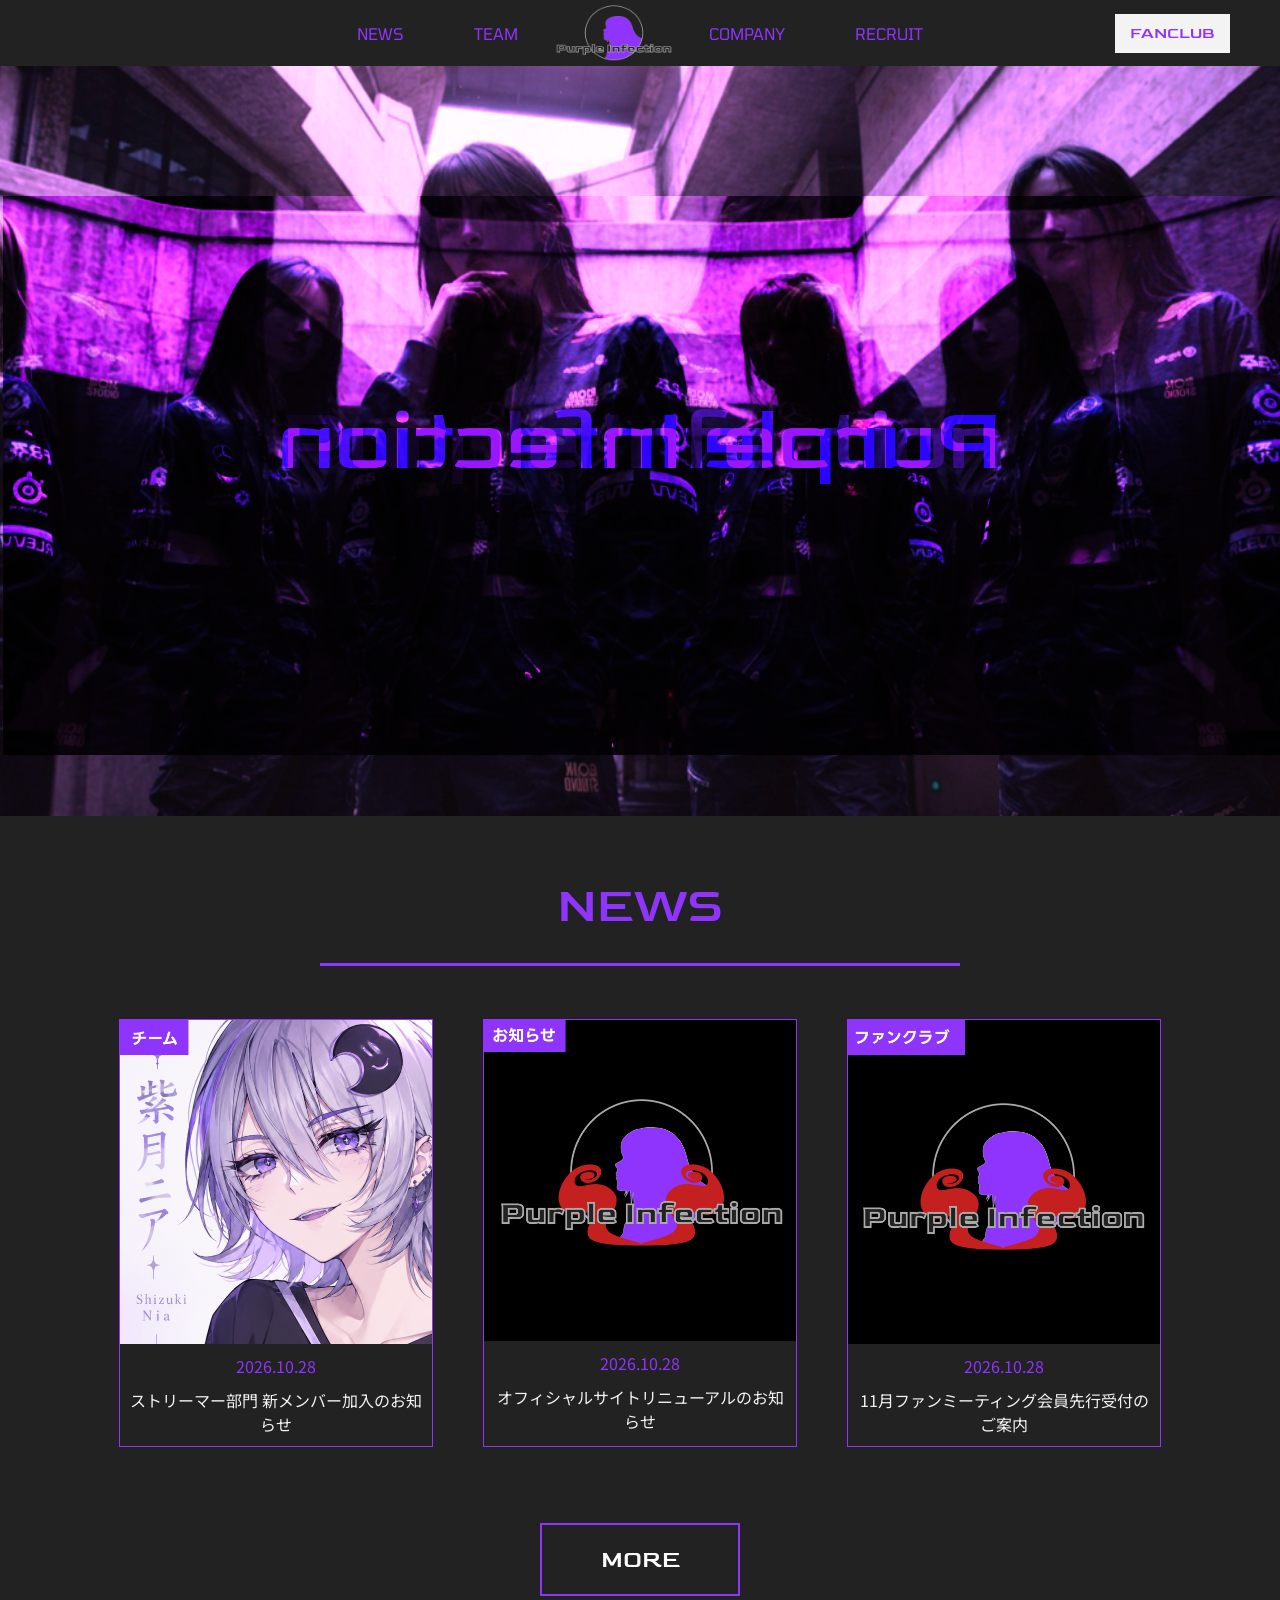
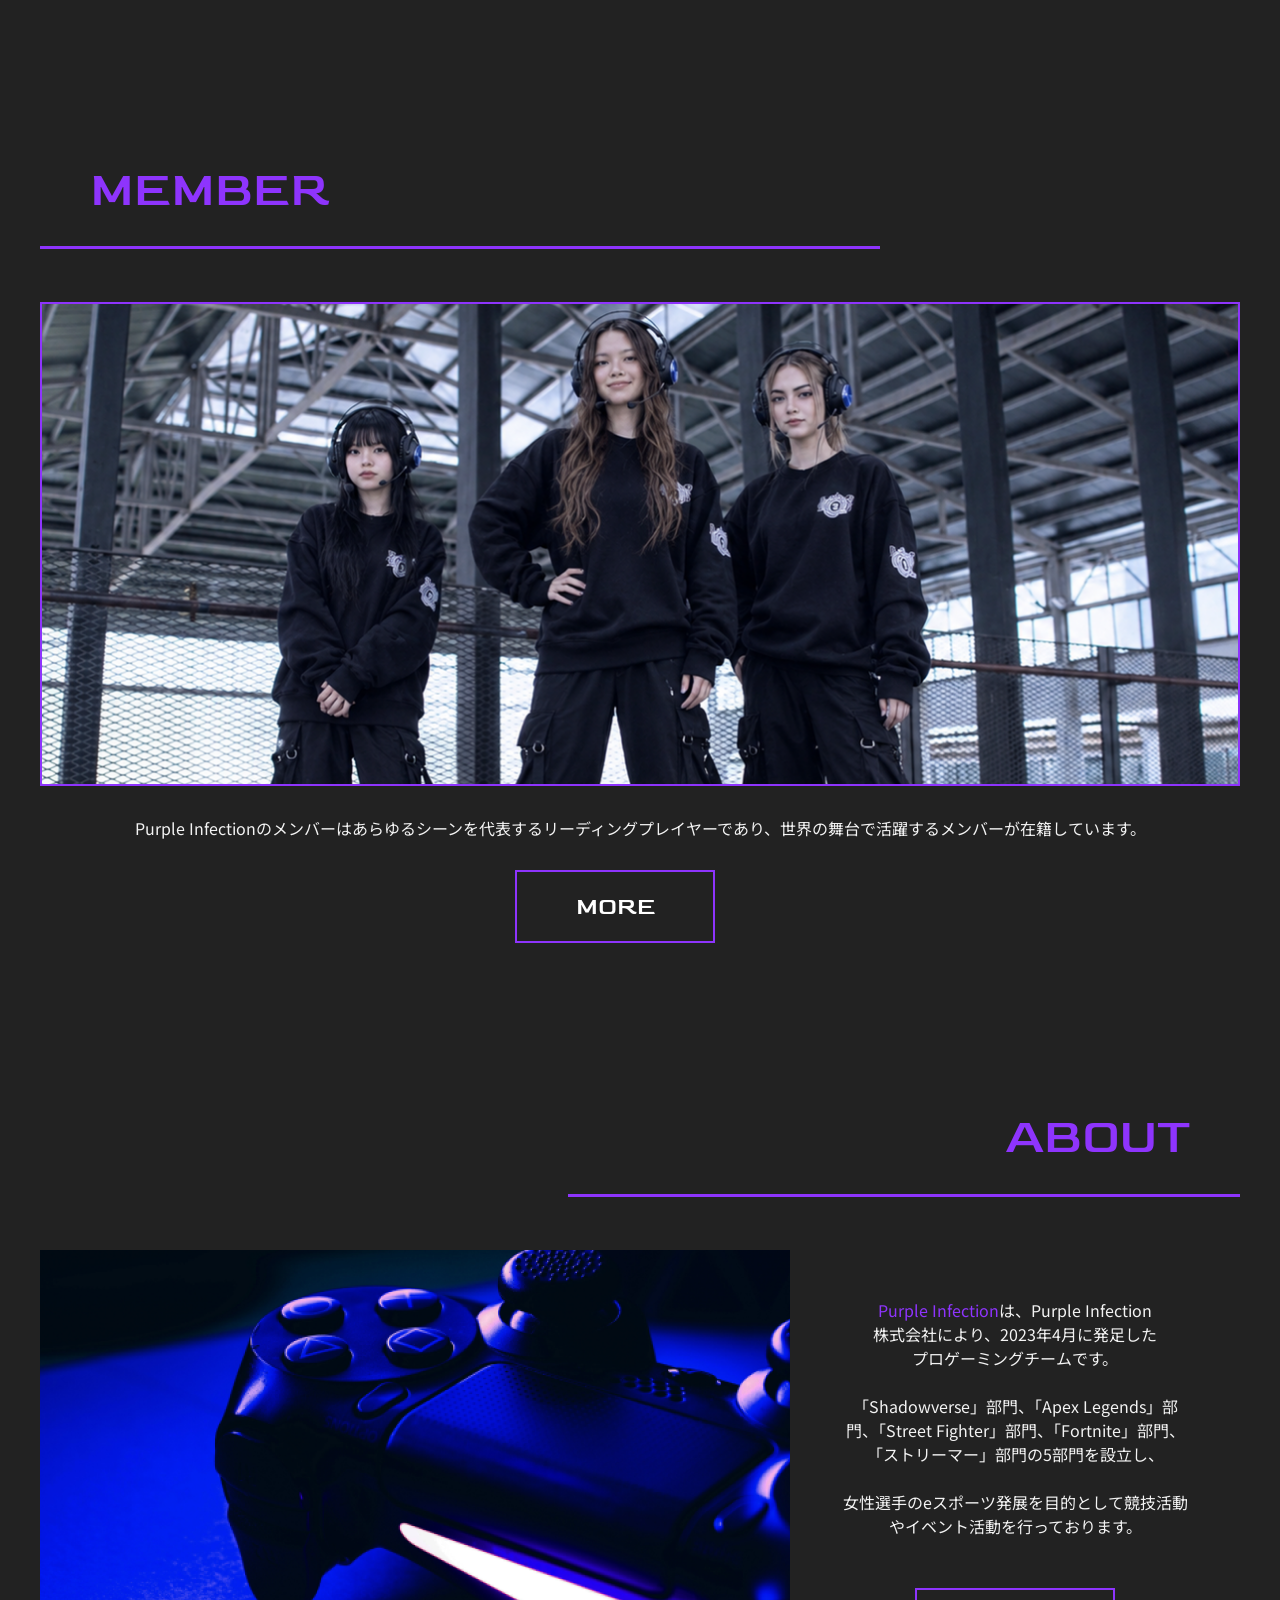
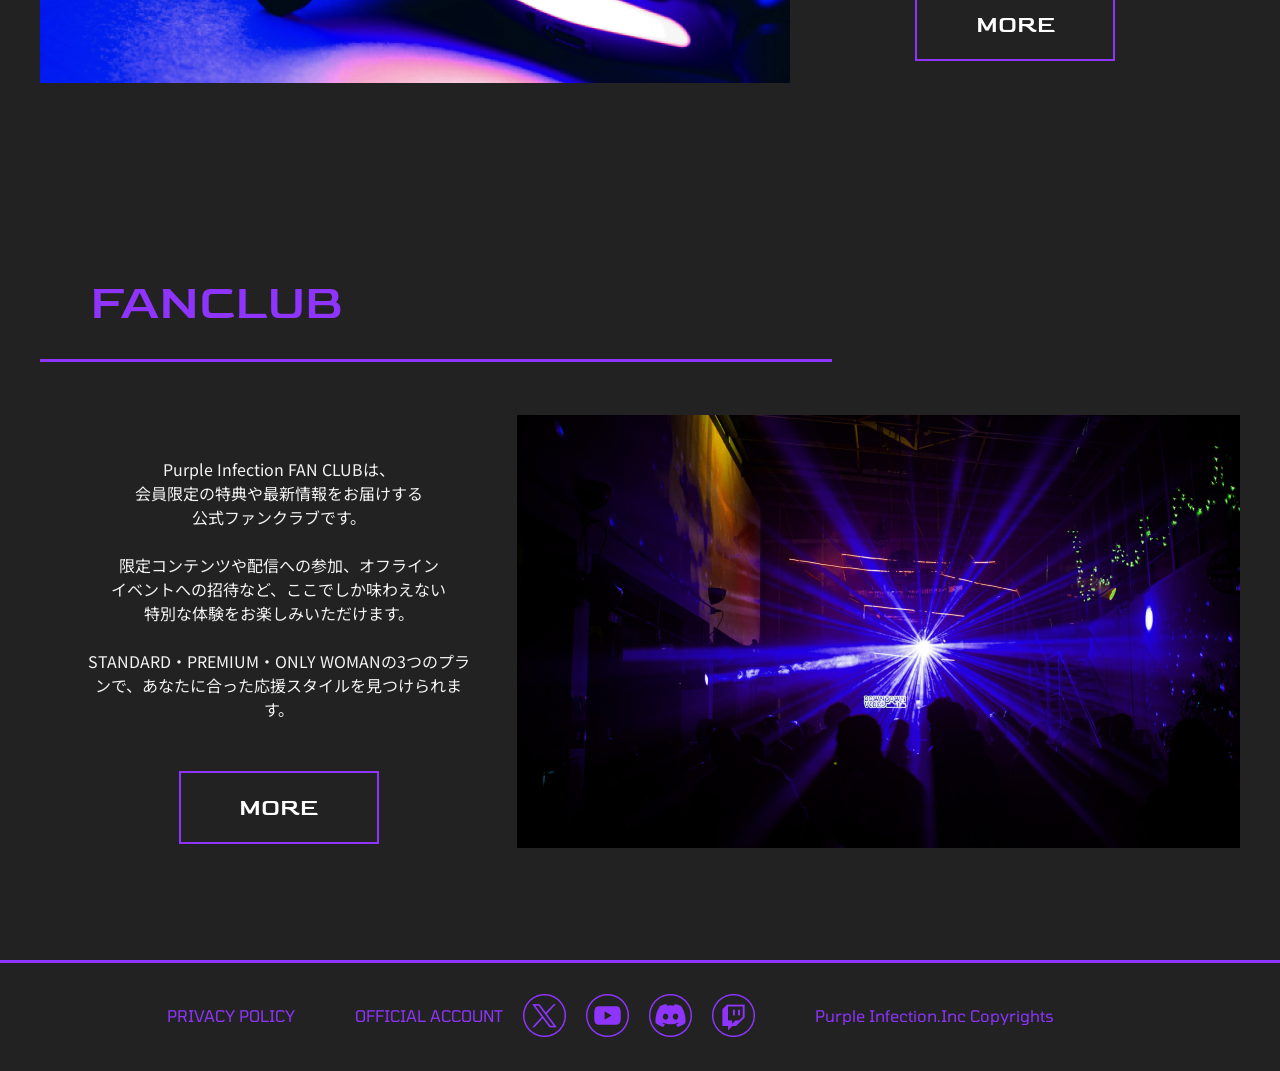
<file: index.html>
<!DOCTYPE HTML>
<html lang="ja">
<head>
<meta charset="utf-8">
<title>タイトル</title>
<link href="css/reset.css" rel="stylesheet">
<link href="css/style.css" rel="stylesheet">
<meta name="viewport" content="width=device-width, initial-scale=1">
<link rel="preconnect" href="https://fonts.googleapis.com">
<link rel="preconnect" href="https://fonts.gstatic.com" crossorigin>
<link href="https://fonts.googleapis.com/css2?family=Goldman:wght@400;700&family=LINE+Seed+JP&family=Noto+Sans+JP:wght@100..900&family=Tomorrow:ital,wght@0,100;0,200;0,300;0,400;0,500;0,600;0,700;0,800;0,900;1,100;1,200;1,300;1,400;1,500;1,600;1,700;1,800;1,900&display=swap" rel="stylesheet">

<!--jQuery本体-->
<script src="https://code.jquery.com/jquery-3.6.0.min.js" integrity="sha256-/xUj+3OJU5yExlq6GSYGSHk7tPXikynS7ogEvDej/m4=" crossorigin="anonymous"></script>

<!-- 必ず上のjQueryライブラリを読み込んでから -->
<script src="js/mgGlitch-sample/mgGlitch.min.js"></script>
<!-- 公式サイト -->
<!-- https://github.com/hmongouachon/mgGlitch -->

</head>

<body>
    <header class="header">
    <nav class="mega-menu-container">
        <ul class="nav-list">
            <li class="nav-item">
                <a href="#" class="nav-link">NEWS</a>
                <div class="mega-menu fade">
                    <div class="mega-menu-content">
                        <div class="mega-menu-section">
                            <ul>
                                <li><a href="./news_top/index.html">NEWS</a></li>
                            </ul>
                        </div>
                        <div class="mega-menu-section">
                            <ul>
                                <li><a href="./about/index.html">ABOUT</a></li>
                                <li><a href="./member/index.html">MEMBER</a></li>
                            </ul>
                        </div>
                        <div class="mega-menu-section">
                            <ul>
                                <li><a href="./company/index.html">COMPANY</a></li>
                                <li><a href="#">CONTACT</a></li>
                                <li><a href="./privacy/index.html">PRIVACY POLICY</a></li>
                            </ul>
                        </div>
                        <div class="mega-menu-section">
                            <ul>
                                <li><a href="./recruit/index.html">RECRUIT</a></li>
                            </ul>
                        </div>
                    </div>
                </div>
            </li>
            <li class="nav-item">
                <a href="./member/index.html" class="nav-link">TEAM</a>
                <div class="mega-menu fade">
                    <div class="mega-menu-content">
                        <div class="mega-menu-section">
                            <ul>
                                <li><a href="./news_top/index.html">NEWS</a></li>
                            </ul>
                        </div>
                        <div class="mega-menu-section">
                            <ul>
                                <li><a href="./about/index.html">ABOUT</a></li>
                                <li><a href="./member/index.html">MEMBER</a></li>
                            </ul>
                        </div>
                        <div class="mega-menu-section">
                            <ul>
                                <li><a href="./company/index.html">COMPANY</a></li>
                                <li><a href="#">CONTACT</a></li>
                                <li><a href="./privacy/index.html">PRIVACY POLICY</a></li>
                            </ul>
                        </div>
                        <div class="mega-menu-section">
                            <ul>
                                <li><a href="./recruit/index.html">RECRUIT</a></li>
                            </ul>
                        </div>
                    </div>
                </div>
            </li>

            <div class="logo-area">
                <a href="./index.html" class="logo-btn"><img src="./img/logo1.png" class="logo" width="121" height="64"></a>
            </div>

            <li class="nav-item" >
                <a href="#" class="nav-link">COMPANY</a>
                <div class="mega-menu fade">
                    <div class="mega-menu-content">
                        <div class="mega-menu-section">
                            <ul>
                                <li><a href="./news_top/index.html">NEWS</a></li>
                            </ul>
                        </div>
                        <div class="mega-menu-section">
                            <ul>
                                <li><a href="./about/index.html">ABOUT</a></li>
                                <li><a href="./member/index.html">MEMBER</a></li>
                            </ul>
                        </div>
                        <div class="mega-menu-section">
                            <ul>
                                <li><a href="./company/index.html">COMPANY</a></li>
                                <li><a href="#">CONTACT</a></li>
                                <li><a href="./privacy/index.html">PRIVACY POLICY</a></li>
                            </ul>
                        </div>
                        <div class="mega-menu-section">
                            <ul>
                                <li><a href="./recruit/index.html">RECRUIT</a></li>
                            </ul>
                        </div>
                    </div>
                </div>
            </li>
            <li class="nav-item">
                <a href="#" class="nav-link">RECRUIT</a>
                <div class="mega-menu fade">
                    <div class="mega-menu-content">
                        <div class="mega-menu-section">
                            <ul>
                                <li><a href="./news_top/index.html">NEWS</a></li>
                            </ul>
                        </div>
                        <div class="mega-menu-section">
                            <ul>
                                <li><a href="./about/index.html">ABOUT</a></li>
                                <li><a href="./member/index.html">MEMBER</a></li>
                            </ul>
                        </div>
                        <div class="mega-menu-section">
                            <ul>
                                <li><a href="./company/index.html">COMPANY</a></li>
                                <li><a href="#">CONTACT</a></li>
                                <li><a href="./privacy/index.html">PRIVACY POLICY</a></li>
                            </ul>
                        </div>
                        <div class="mega-menu-section">
                            <ul>
                                <li><a href="./recruit/index.html">RECRUIT</a></li>
                            </ul>
                        </div>
                    </div>
                </div>
            </li>
            <li class="nav-item-cta">
                <a href="./fanclub/index.html" class="nav-link-cta">FANCLUB</a>
            </li>
        </ul>
    </nav>
    </header> 
    
    <div id="mv">
            <div id="mv-image">
                <h1>Purple Infection</h1>
            </div>
    </div>


    <section class="news_top">
        <div class="container">
        <h2 class="section_header">NEWS</h2>
        <hr class="top_news_line"></hr>

        <div class="news_content">
            <div class="news_flame">
                <div class="news_icon">
                    <div class="image-container">
                        <div class="box">
                            <img src="./img/top-news1.png" alt="" width="312" height="322" >
                        </div>
                    </div>
                </div>
                <div class="news_text_area">
                    <p class="release">2026.10.28</p>
                    <p>ストリーマー部門 新メンバー加入のお知らせ</p>
                </div>
            </div>
            <div class="news_flame">
                <div class="news_icon">
                    <div class="image-container">
                        <div class="box">
                            <img src="./img/top-news2.png" alt="" width="312" height="322" > 
                        </div> 
                    </div>                  
                </div>
                <div class="news_text_area">
                    <p class="release">2026.10.28</p>
                    <p>オフィシャルサイトリニューアルのお知らせ</p>
                </div>
            </div>
            <div class="news_flame">
                <div class="news_icon">
                    <div class="image-container">
                        <div class="box">
                            <img src="./img/top-news3.png" alt="" width="312" height="322" > 
                        </div>   
                    </div>                
                </div>
                <div class="news_text_area">
                    <p class="release">2026.10.28</p>
                    <p>11月ファンミーティング会員先行受付のご案内</p>
                </div>
            </div>
        </div>

        <div class="btn_area">
            <a href="./news_top/index.html" class="explore_btn"><span class="explore_text">MORE</span></a>
        </div>
        </div>
    </section>


    <section class="member_top">
        <h2 class="section_header">MEMBER</h2>
        <hr class="top_member_line"></hr>

        <div class="member_content">
            <img src="./img/top-member.png" width="1200" height="484">
            <p>Purple Infectionのメンバーはあらゆるシーンを代表するリーディングプレイヤーであり、世界の舞台で活躍するメンバーが在籍しています。</p>
        </div>

        <div class="member_btn">
            <div class="btn_area">
                <a href="./member/index.html" class="explore_btn"><span class="explore_text">MORE</span></a>
            </div>
        </div>
    </section>


    <section class="about_top">
        <h2 class="section_header">ABOUT</h2>
        <hr class="top_about_line"></hr>

        <div class="about_content">
            
            <div class="about_left">
                <img src="./img/top-about.png" width="750" height="433" >
            </div>

            <div class="about_right">
                <p><span>Purple Infection</span>は、Purple Infection<br>株式会社により、2023年4月に発足した<br>プロゲーミングチームです。<br><br>「Shadowverse」部門、「Apex Legends」部門、「Street Fighter」部門、「Fortnite」部門、<br>「ストリーマー」部門の5部門を設立し、<br><br>女性選手のeスポーツ発展を目的として競技活動やイベント活動を行っております。</p>

                <div class="about_btn">
                    <div class="btn_area">
                        <a href="./about/index.html" class="explore_btn"><span class="explore_text">MORE</span></a>
                    </div>
                </div>
            </div>
        </div>
    </section>



    <section class="fanclub_top">
        <h2 class="section_header">FANCLUB</h2>
        <hr class="top_fanclub_line"></hr>

        <div class="fanclub_content">
            
            <div class="fanclub_left">
                <p>Purple Infection FAN CLUBは、<br>会員限定の特典や最新情報をお届けする<br>公式ファンクラブです。<br><br>限定コンテンツや配信への参加、オフライン<br>イベントへの招待など、ここでしか味わえない<br>特別な体験をお楽しみいただけます。<br><br>STANDARD・PREMIUM・ONLY WOMANの3つのプランで、あなたに合った応援スタイルを見つけられます。</p>

                <div class="fanclub_btn">
                    <div class="btn_area">
                        <a href="./fanclub/index.html" class="explore_btn"><span class="explore_text">MORE</span></a>
                    </div>
                </div>
            </div>

            <div class="fanclub_right">
                <img src="./img/top-fanclub.png" width="723" height="433">
            </div>
        </div>
    </section>

    <footer>
        <hr class="top_footer_line"></hr>
        <div class="footer_area">
            <ul class="footer_list">
                <li><a href="./privacy/index.html">PRIVACY POLICY</a></li>
                <li><p>OFFICIAL ACCOUNT</p></li>
                <li><a href="#"><img src="./img/x_logo.png" width="43" height="44" ></a></li>
                <li><a href="#"><img src="./img/youtube_logo.png" width="43" height="44" ></a></li>
                <li><a href="#"><img src="./img/discord_logo.png" width="43" height="44"></a></li>
                <li><a href="#"><img src="./img/twitch_logo.png" width="43" height="44"></a></li>
                <li><p>Purple Infection.Inc Copyrights</p></li>
                <li></li>
            </ul>
        </div>
    </footer>


    <script>
        $(function(){
            $('#mv-image').mgGlitch({
                // trueならプラグインを終了
                destroy : false, 
                // falseならグリッチ処理を停止
                glitch: true, 
                // falseなら拡縮を終了
                scale: false, 
                // falseで画像の混乱を終了  
                blend : true, 
                // エフェクトタイプを指定
                blendModeType : "overlay",
                // 1つ目のグリッチ用要素の最短ディレイ秒数
                glitch1TimeMin : 400, 
                // 1つ目のグリッチ用要素の最長ディレイ秒数
                glitch1TimeMax : 900,
                // 2つ目のグリッチ用要素の最短ディレイ秒数
                glitch2TimeMin : 120, 
                // 2つ目のグリッチ用要素の最長ディレイ秒数
                glitch2TimeMax : 400, 
                zIndexStart: 3
            });
        });
    </script>

</body>

</html>
</file>
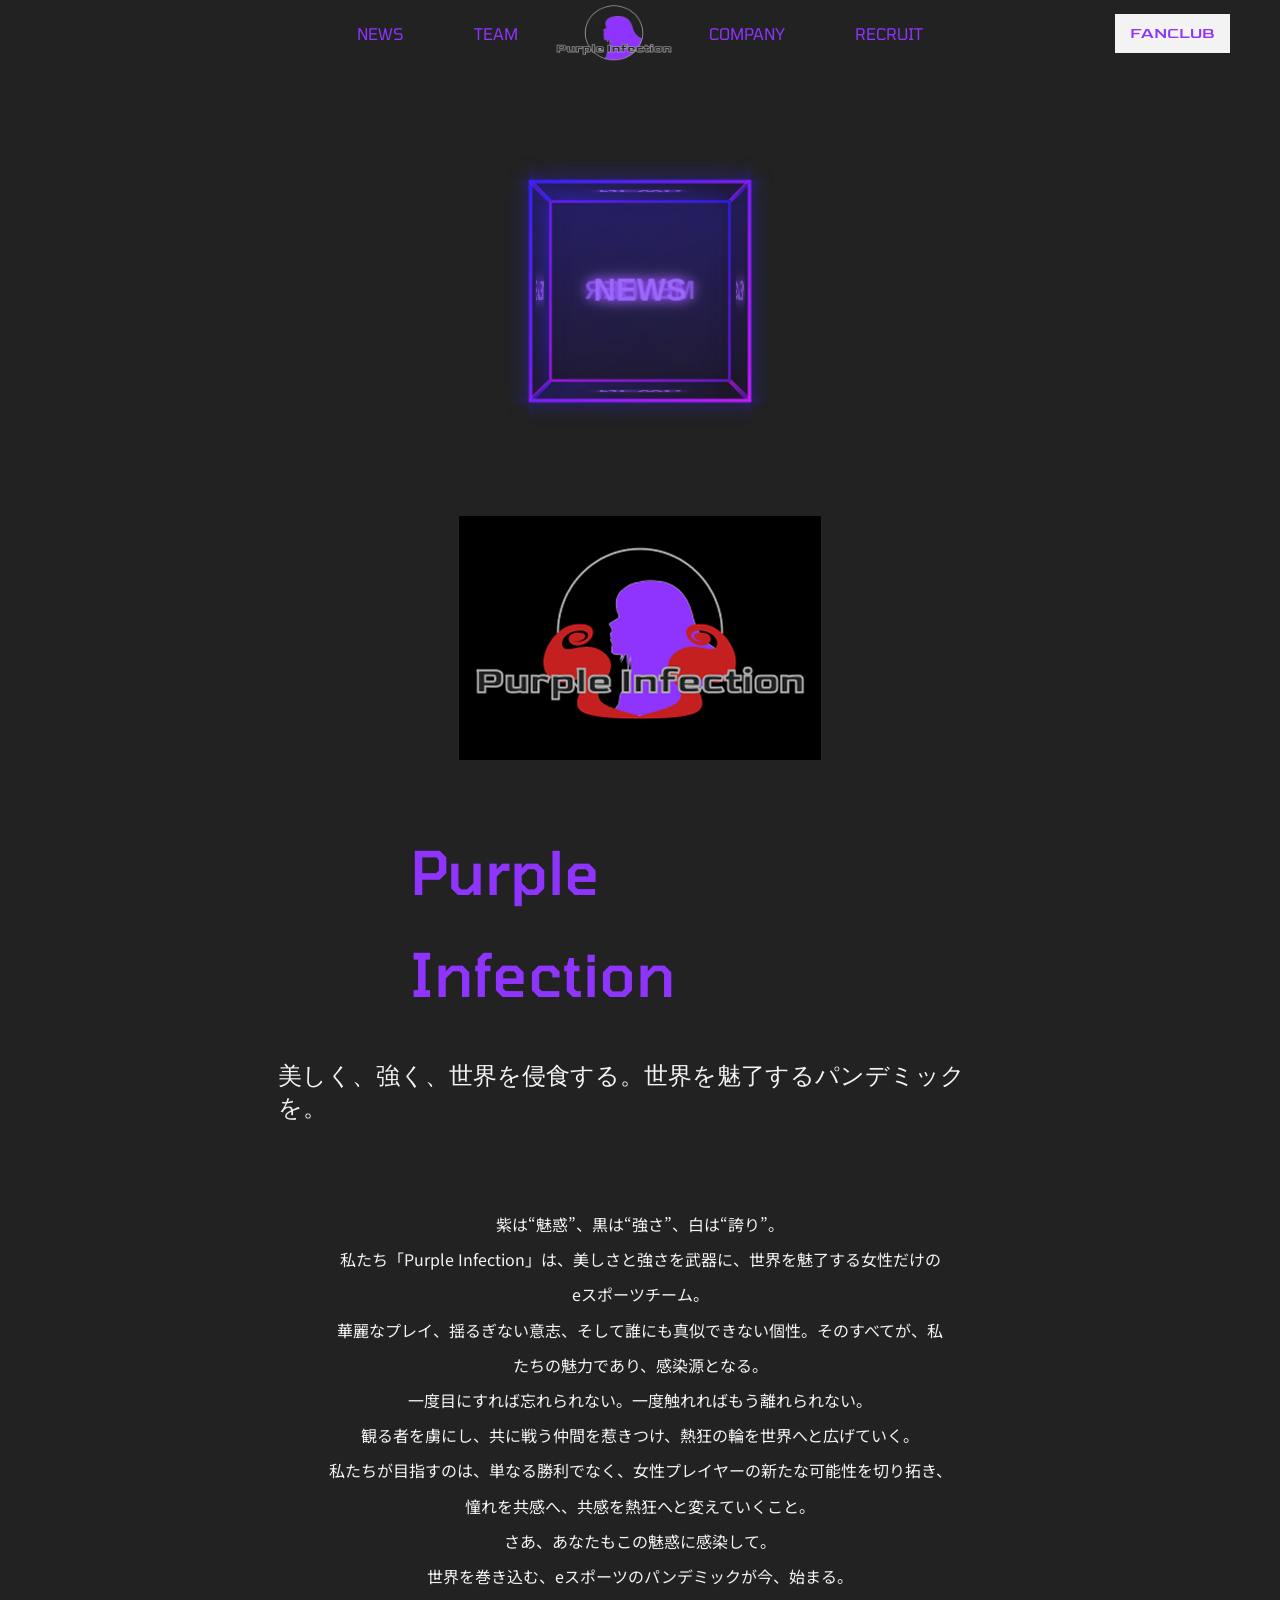
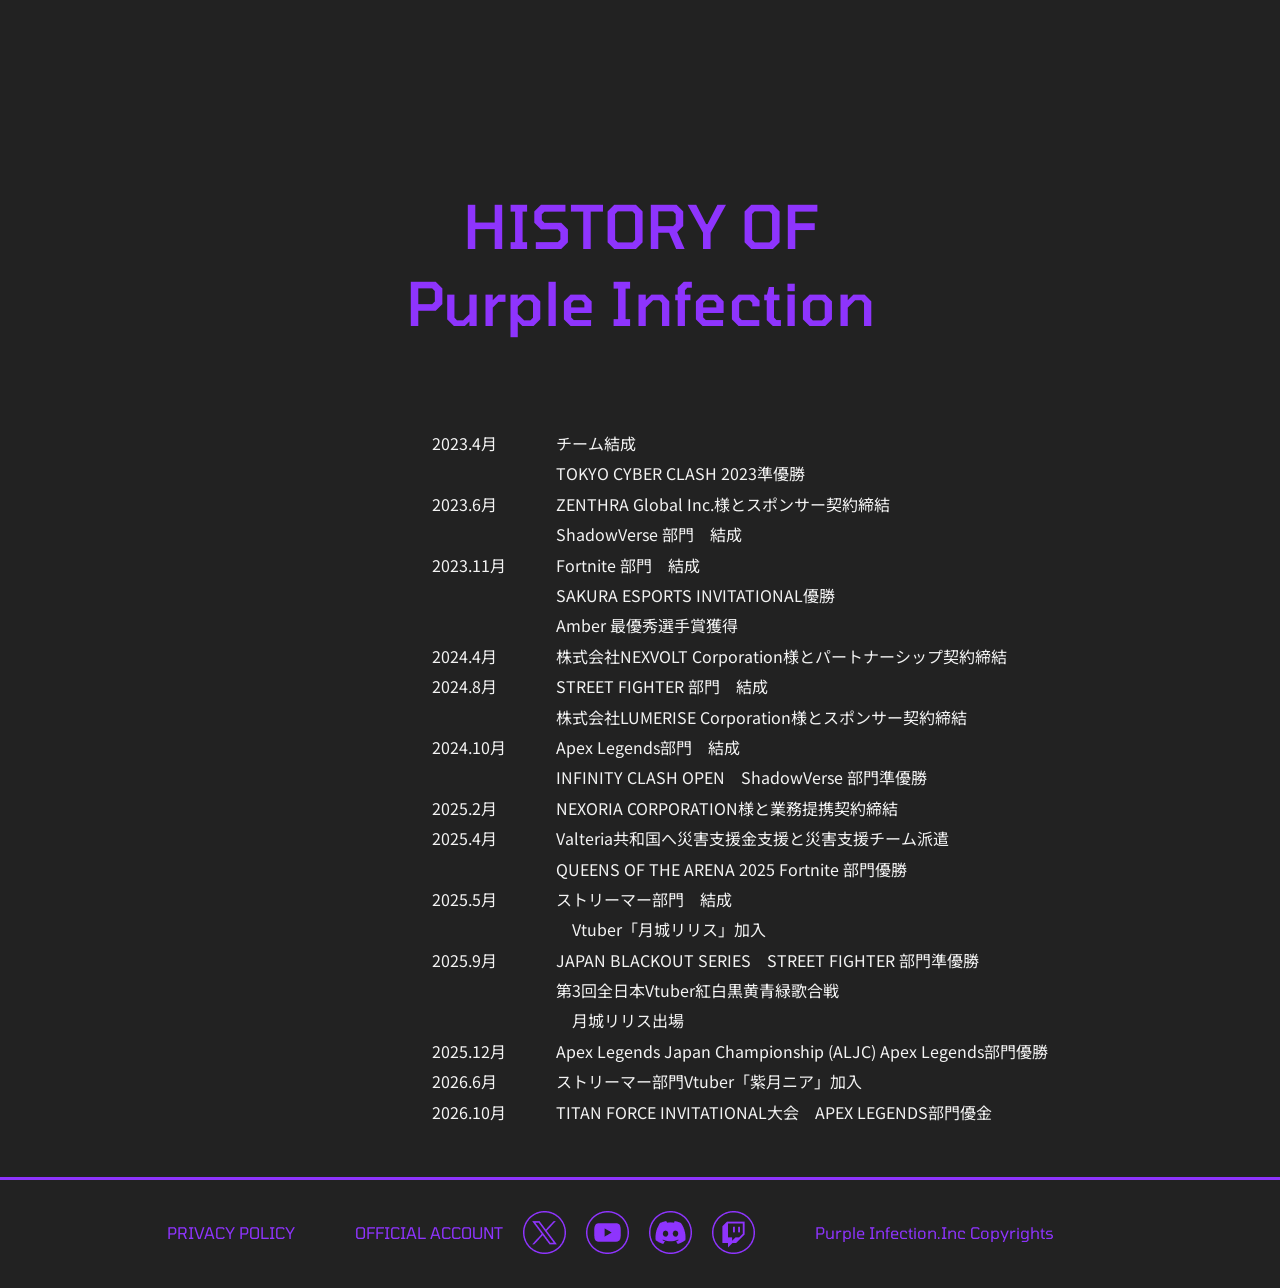
<file: about/index.html>
<!DOCTYPE HTML>
<html lang="ja">
<head>
<meta charset="utf-8">
<title>タイトル</title>
<link rel="preconnect" href="https://fonts.googleapis.com">
<link rel="preconnect" href="https://fonts.gstatic.com" crossorigin>
<link href="https://fonts.googleapis.com/css2?family=Goldman:wght@400;700&family=LINE+Seed+JP&family=Noto+Sans+JP:wght@100..900&family=Tomorrow:ital,wght@0,100;0,200;0,300;0,400;0,500;0,600;0,700;0,800;0,900;1,100;1,200;1,300;1,400;1,500;1,600;1,700;1,800;1,900&display=swap" rel="stylesheet">
<meta name="viewport" content="width=device-width, initial-scale=1">
<link href="../css/reset.css" rel="stylesheet">
<link href="../css/style.css" rel="stylesheet">
<!--jQuery本体-->
<script src="/js/jquery-1.11.2.min.js"></script>

<!--ready関数-->
<script>
$(function(){

});
</script>

</head>

<body>

    <header class="header">
    <nav class="mega-menu-container">
        <ul class="nav-list">
            <li class="nav-item">
                <a href="#" class="nav-link">NEWS</a>
                <div class="mega-menu fade">
                    <div class="mega-menu-content">
                        <div class="mega-menu-section">
                            <ul>
                                <li><a href="../news_top/index.html">NEWS</a></li>
                            </ul>
                        </div>
                        <div class="mega-menu-section">
                            <ul>
                                <li><a href="../about/index.html">ABOUT</a></li>
                                <li><a href="../member/index.html">MEMBER</a></li>
                            </ul>
                        </div>
                        <div class="mega-menu-section">
                            <ul>
                                <li><a href="../company/index.html">COMPANY</a></li>
                                <li><a href="#">CONTACT</a></li>
                                <li><a href="../privacy/index.html">PRIVACY POLICY</a></li>
                            </ul>
                        </div>
                        <div class="mega-menu-section">
                            <ul>
                                <li><a href="../recruit/index.html">RECRUIT</a></li>
                            </ul>
                        </div>
                    </div>
                </div>
            </li>
            <li class="nav-item">
                <a href="#" class="nav-link">TEAM</a>
                <div class="mega-menu fade">
                    <div class="mega-menu-content">
                        <div class="mega-menu-section">
                            <ul>
                                <li><a href="../news_top/index.html">NEWS</a></li>
                            </ul>
                        </div>
                        <div class="mega-menu-section">
                            <ul>
                                <li><a href="../about/index.html">ABOUT</a></li>
                                <li><a href="../member/index.html">MEMBER</a></li>
                            </ul>
                        </div>
                        <div class="mega-menu-section">
                            <ul>
                                <li><a href="../company/index.html">COMPANY</a></li>
                                <li><a href="#">CONTACT</a></li>
                                <li><a href="../privacy/index.html">PRIVACY POLICY</a></li>
                            </ul>
                        </div>
                        <div class="mega-menu-section">
                            <ul>
                                <li><a href="../recruit/index.html">RECRUIT</a></li>
                            </ul>
                        </div>
                    </div>
                </div>
            </li>

            <div class="logo-area">
                <img src="../img/logo1.png" class="logo" width="121" height="64" >
            </div>

            <li class="nav-item" >
                <a href="#" class="nav-link">COMPANY</a>
                <div class="mega-menu fade">
                    <div class="mega-menu-content">
                        <div class="mega-menu-section">
                            <ul>
                                <li><a href="../news_top/index.html">NEWS</a></li>
                            </ul>
                        </div>
                        <div class="mega-menu-section">
                            <ul>
                                <li><a href="../about/index.html">ABOUT</a></li>
                                <li><a href="../member/index.html">MEMBER</a></li>
                            </ul>
                        </div>
                        <div class="mega-menu-section">
                            <ul>
                                <li><a href="../company/index.html">COMPANY</a></li>
                                <li><a href="#">CONTACT</a></li>
                                <li><a href="../privacy/index.html">PRIVACY POLICY</a></li>
                            </ul>
                        </div>
                        <div class="mega-menu-section">
                            <ul>
                                <li><a href="../recruit/index.html">RECRUIT</a></li>
                            </ul>
                        </div>
                    </div>
                </div>
            </li>
            <li class="nav-item">
                <a href="#" class="nav-link">RECRUIT</a>
                <div class="mega-menu fade">
                    <div class="mega-menu-content">
                        <div class="mega-menu-section">
                            <ul>
                                <li><a href="../news_top/index.html">NEWS</a></li>
                            </ul>
                        </div>
                        <div class="mega-menu-section">
                            <ul>
                                <li><a href="../about/index.html">ABOUT</a></li>
                                <li><a href="../member/index.html">MEMBER</a></li>
                            </ul>
                        </div>
                        <div class="mega-menu-section">
                            <ul>
                                <li><a href="../company/index.html">COMPANY</a></li>
                                <li><a href="#">CONTACT</a></li>
                                <li><a href="../privacy/index.html">PRIVACY POLICY</a></li>
                            </ul>
                        </div>
                        <div class="mega-menu-section">
                            <ul>
                                <li><a href="../recruit/index.html">RECRUIT</a></li>
                            </ul>
                        </div>
                    </div>
                </div>
            </li>
            <li class="nav-item-cta">
                <a href="../fanclub/index.html" class="nav-link-cta">FANCLUB</a>
            </li>
        </ul>
    </nav>
    </header> 

    <div class="cube-area">
        <div class="bg-glow"></div>
            <div class="animation-container">
                <div class="cube">
                    <div class="cube-face front">NEWS</div>
                    <div class="cube-face back">MENBER</div>
                    <div class="cube-face right">NEWS</div>
                    <div class="cube-face left">NEWS</div>
                    <div class="cube-face top">NEWS</div>
                    <div class="cube-face bottom">NEWS</div>
                </div>
            </div> 
        </div>
    </div>    


<!--aboutページ　headerとfooterの間に作成-->

<div class="aboutbackground">
    <div class="abouttop">
        <img src="/img/about-1.png" class="abouttoppicture" alt="女性のシルエット">
    </div>

    <div class="aboutmidashih2">
        <h2>Purple Infection</h2>
    </div>

    <div class="aboutkomidashih">
        <h3>美しく、強く、世界を侵食する。世界を魅了するパンデミックを。</h3>
    </div>

    <div class="abouthonnbun">
        <p>紫は“魅惑”、黒は“強さ”、白は“誇り”。</p>
        <p>私たち「Purple Infection」は、美しさと強さを武器に、世界を魅了する女性だけの</p>
        <p>eスポーツチーム。</p>
        <p>華麗なプレイ、揺るぎない意志、そして誰にも真似できない個性。そのすべてが、私</p>
        <p>たちの魅力であり、感染源となる。</p>
        <p>一度目にすれば忘れられない。一度触れればもう離れられない。</p>
        <p>観る者を虜にし、共に戦う仲間を惹きつけ、熱狂の輪を世界へと広げていく。</p>
        <p>私たちが目指すのは、単なる勝利でなく、女性プレイヤーの新たな可能性を切り拓き、</p>
        <p>憧れを共感へ、共感を熱狂へと変えていくこと。</p>
        <p>さあ、あなたもこの魅惑に感染して。</p>
        <p>世界を巻き込む、eスポーツのパンデミックが今、始まる。</p>
    </div>

    <div class="abouthistorymidashi">
        <h2>HISTORY OF</h2>
        <h2> Purple Infection</h2>
    </div>

  <div class="abouthistory">
        <ul class="historydate">
            <li>2023.4月</li>
            <li>　</li> 
            <li>2023.6月</li>
            <li>　</li>
            <li>2023.11月</li>
            <li>　</li>
            <li>　</li>
            <li>2024.4月</li>
            <li>2024.8月</li>
            <li>　</li>
            <li>2024.10月</li>
            <li>　</li>
            <li>2025.2月</li>
            <li>2025.4月</li>
            <li>　</li>
            <li>2025.5月</li>
            <li>　</li>
            <li>2025.9月</li>
            <li>　</li>
            <li>　</li>
            <li>2025.12月</li>
            <li>2026.6月</li>
            <li>2026.10月</li>
             <li>　</li>
        </ul>

        <ul class="historystory">
            <li>チーム結成</li>
            <li>TOKYO CYBER CLASH 2023準優勝</li>
            <li>ZENTHRA Global Inc.様とスポンサー契約締結</li>
            <li>ShadowVerse 部門　結成</li>
            <li>Fortnite 部門　結成</li>
            <li>SAKURA ESPORTS INVITATIONAL優勝</li>
            <li>Amber 最優秀選手賞獲得</li>
            <li>株式会社NEXVOLT Corporation様とパートナーシップ契約締結</li>
            <li>STREET FIGHTER 部門　結成</li>
            <li>株式会社LUMERISE Corporation様とスポンサー契約締結</li>
            <li>Apex Legends部門　結成</li>
            <li>INFINITY CLASH OPEN　ShadowVerse 部門準優勝</li>
            <li>NEXORIA CORPORATION様と業務提携契約締結</li>
            <li>Valteria共和国へ災害支援金支援と災害支援チーム派遣</li>
            <li>QUEENS OF THE ARENA 2025 Fortnite 部門優勝</li>
            <li>ストリーマー部門　結成</li>
            <li>　Vtuber「月城リリス」加入</li>
            <li>JAPAN BLACKOUT SERIES　STREET FIGHTER 部門準優勝</li>
            <li>第3回全日本Vtuber紅白黒黄青緑歌合戦</li>
            <li>　月城リリス出場</li>
            <li>Apex Legends Japan Championship (ALJC) Apex Legends部門優勝</li>
            <li>ストリーマー部門Vtuber「紫月ニア」加入</li>
            <li>TITAN FORCE INVITATIONAL大会　APEX LEGENDS部門優金</li>            
        </ul>
    </div>
</div>


    <footer>
        <hr class="top_footer_line"></hr>
        <div class="footer_area">
            <ul class="footer_list">
                <li><a href="../privacy/index.html">PRIVACY POLICY</a></li>
                <li><p>OFFICIAL ACCOUNT</p></li>
                <li><a href="#"><img src="/img/x_logo.png" width="43" height="44"></a></li>
                <li><a href="#"><img src="/img/youtube_logo.png" width="43" height="44" ></a></li>
                <li><a href="#"><img src="/img/discord_logo.png" width="43" height="44"></a></li>
                <li><a href="#"><img src="/img/twitch_logo.png" width="43" height="44"></a></li>
                <li><p>Purple Infection.Inc Copyrights</p></li>
                <li></li>
            </ul>
        </div>
    </footer>




</body>

</html>
</file>
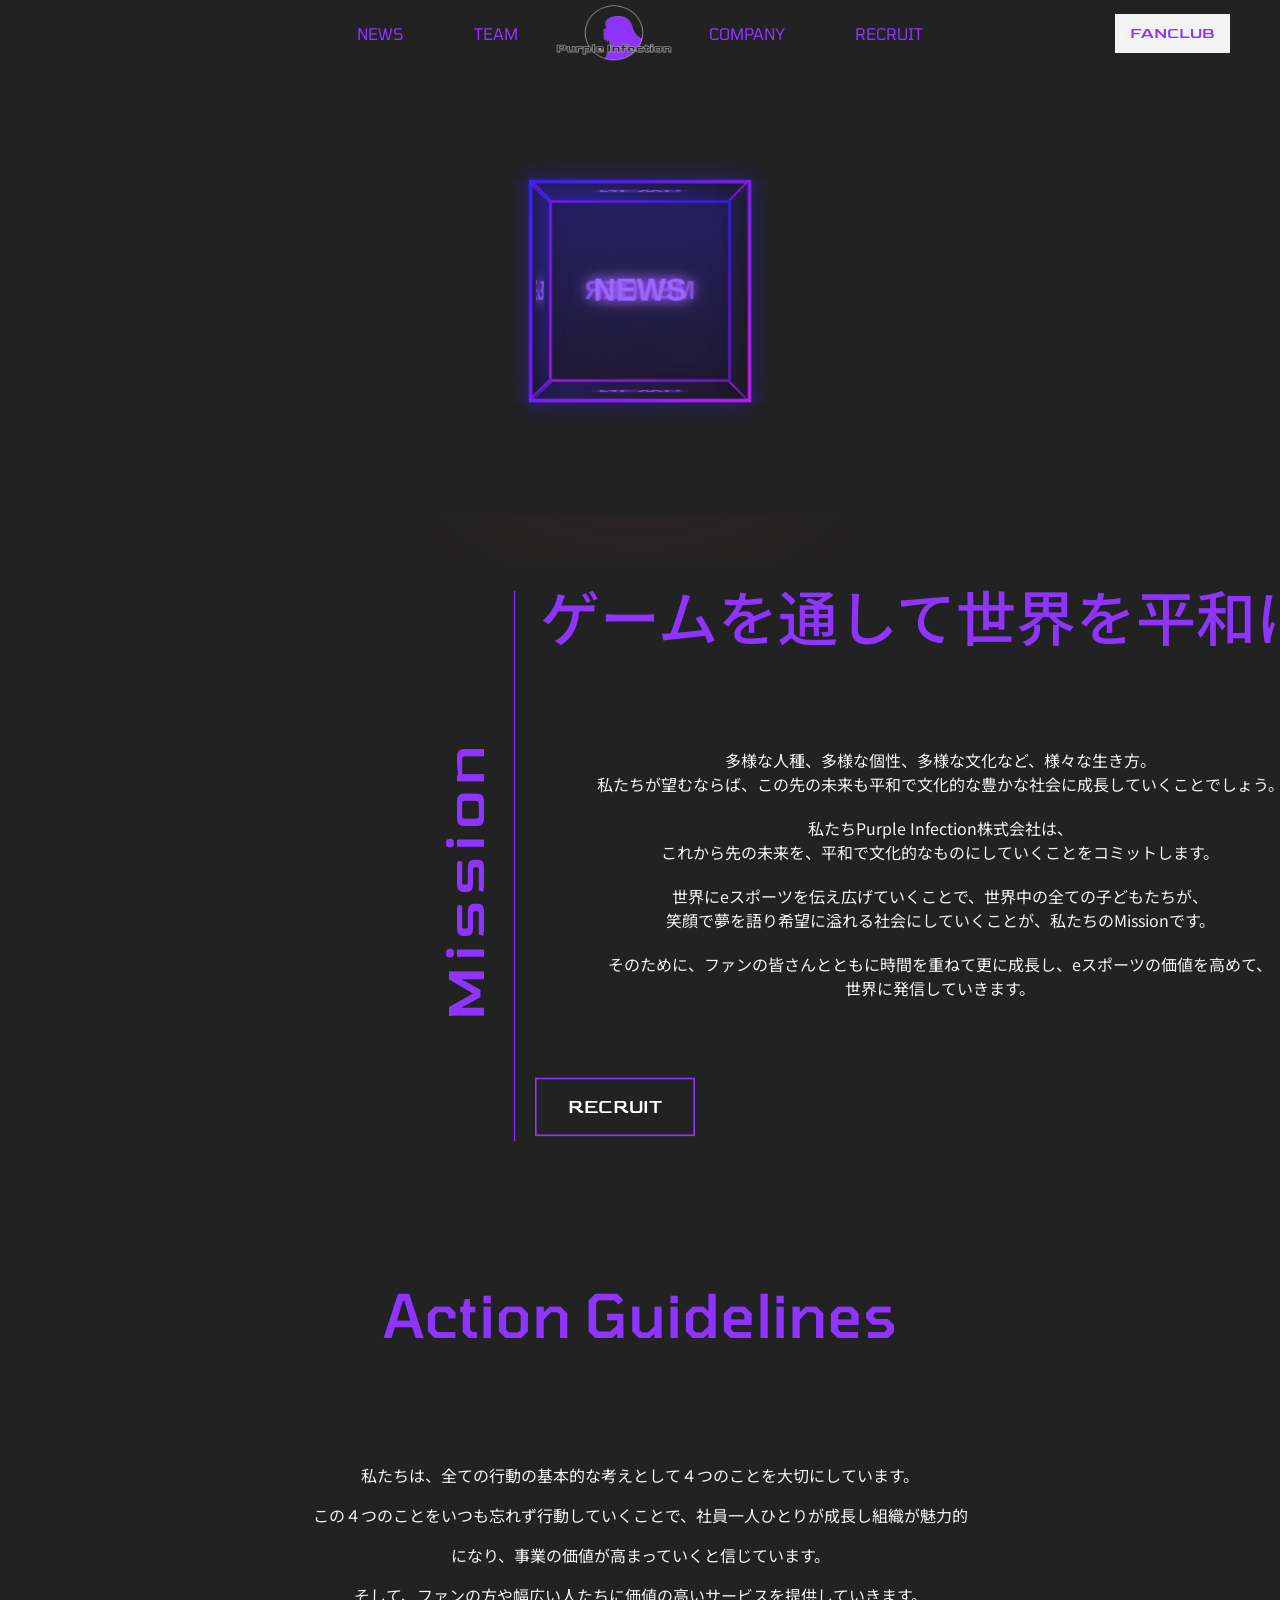
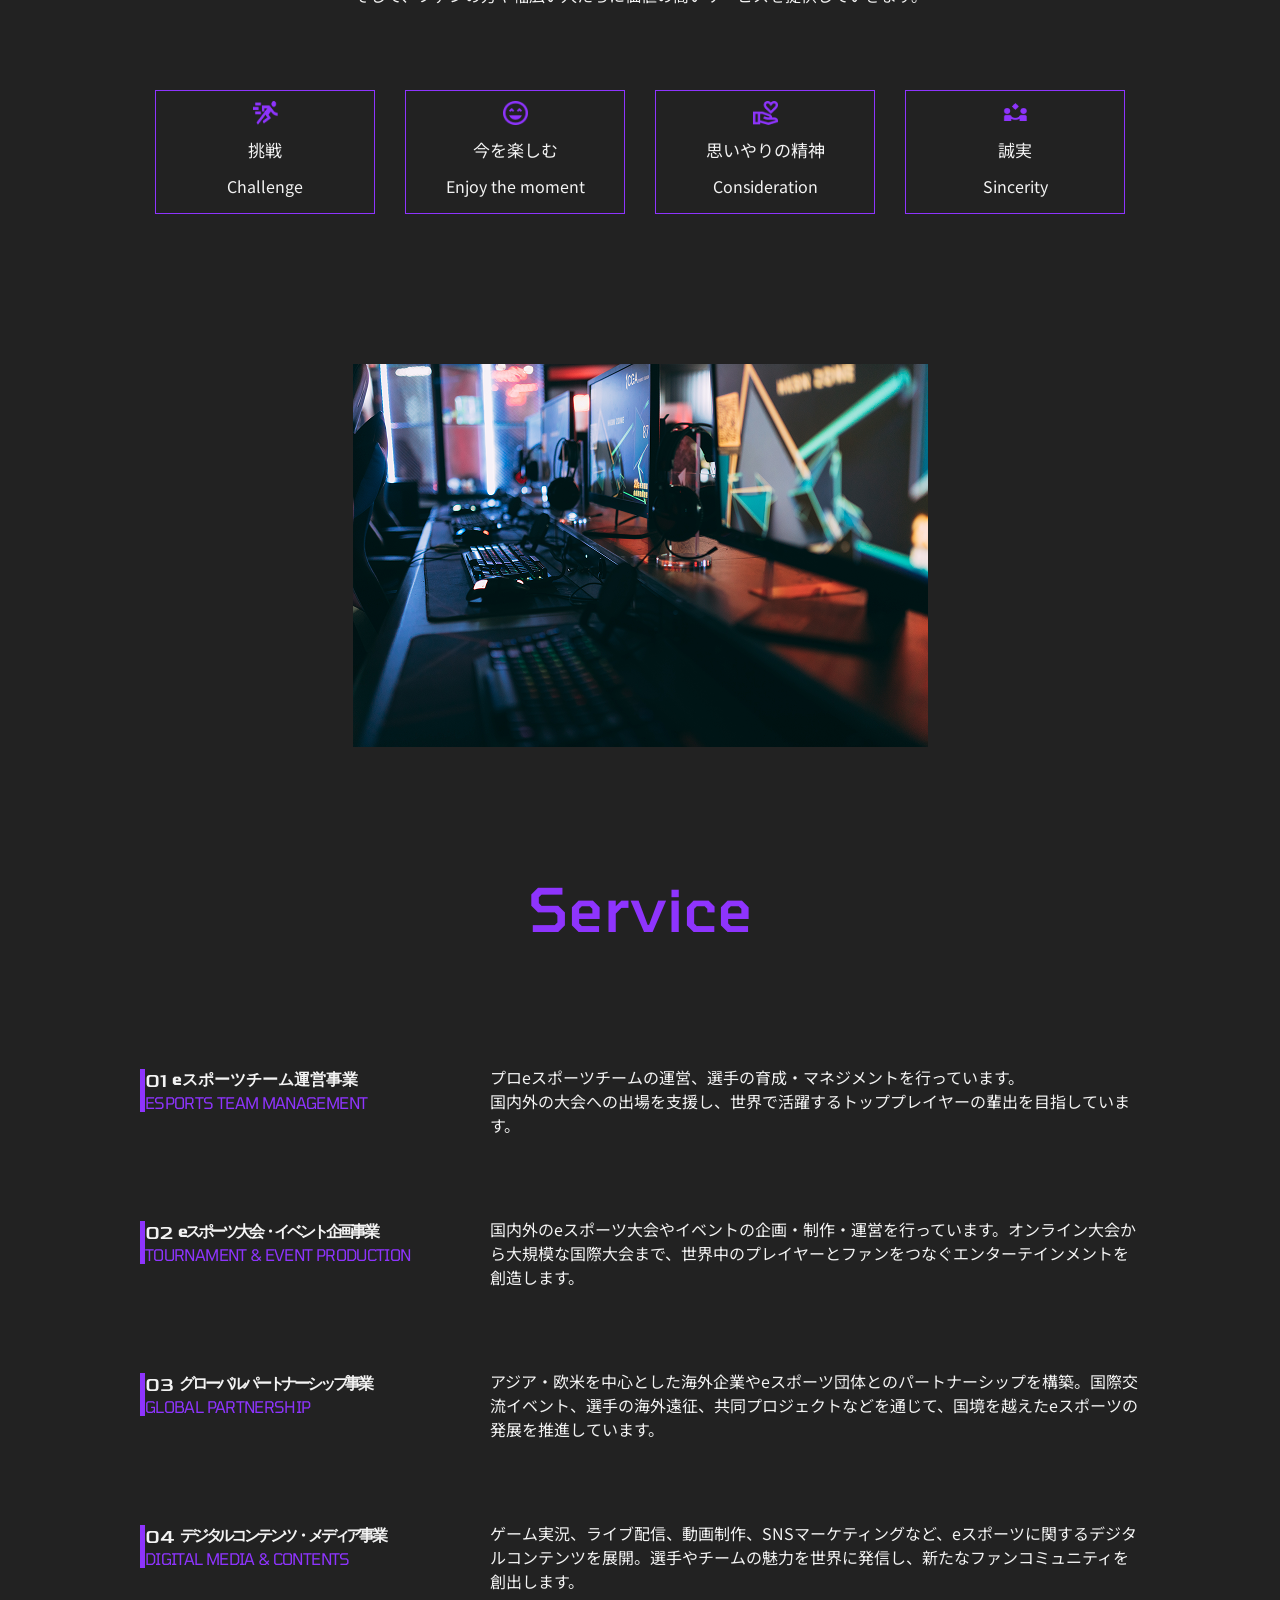
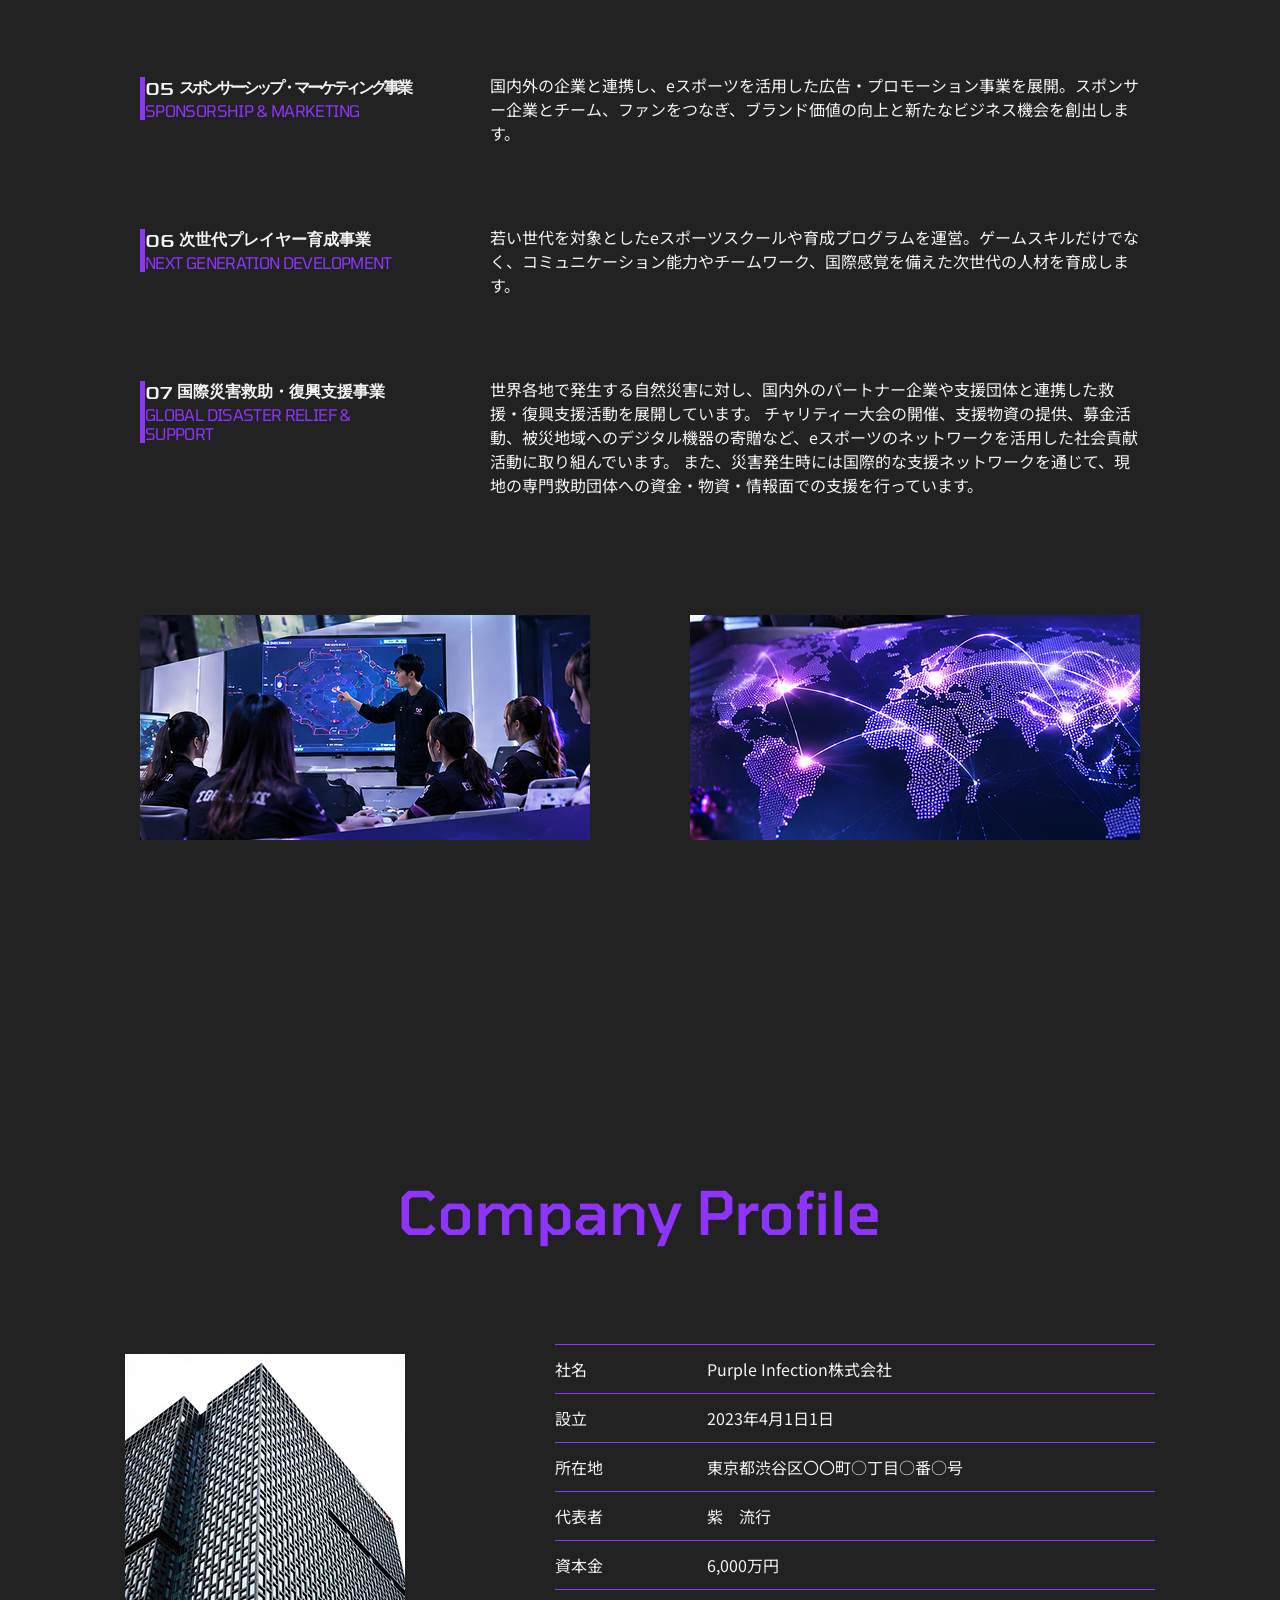
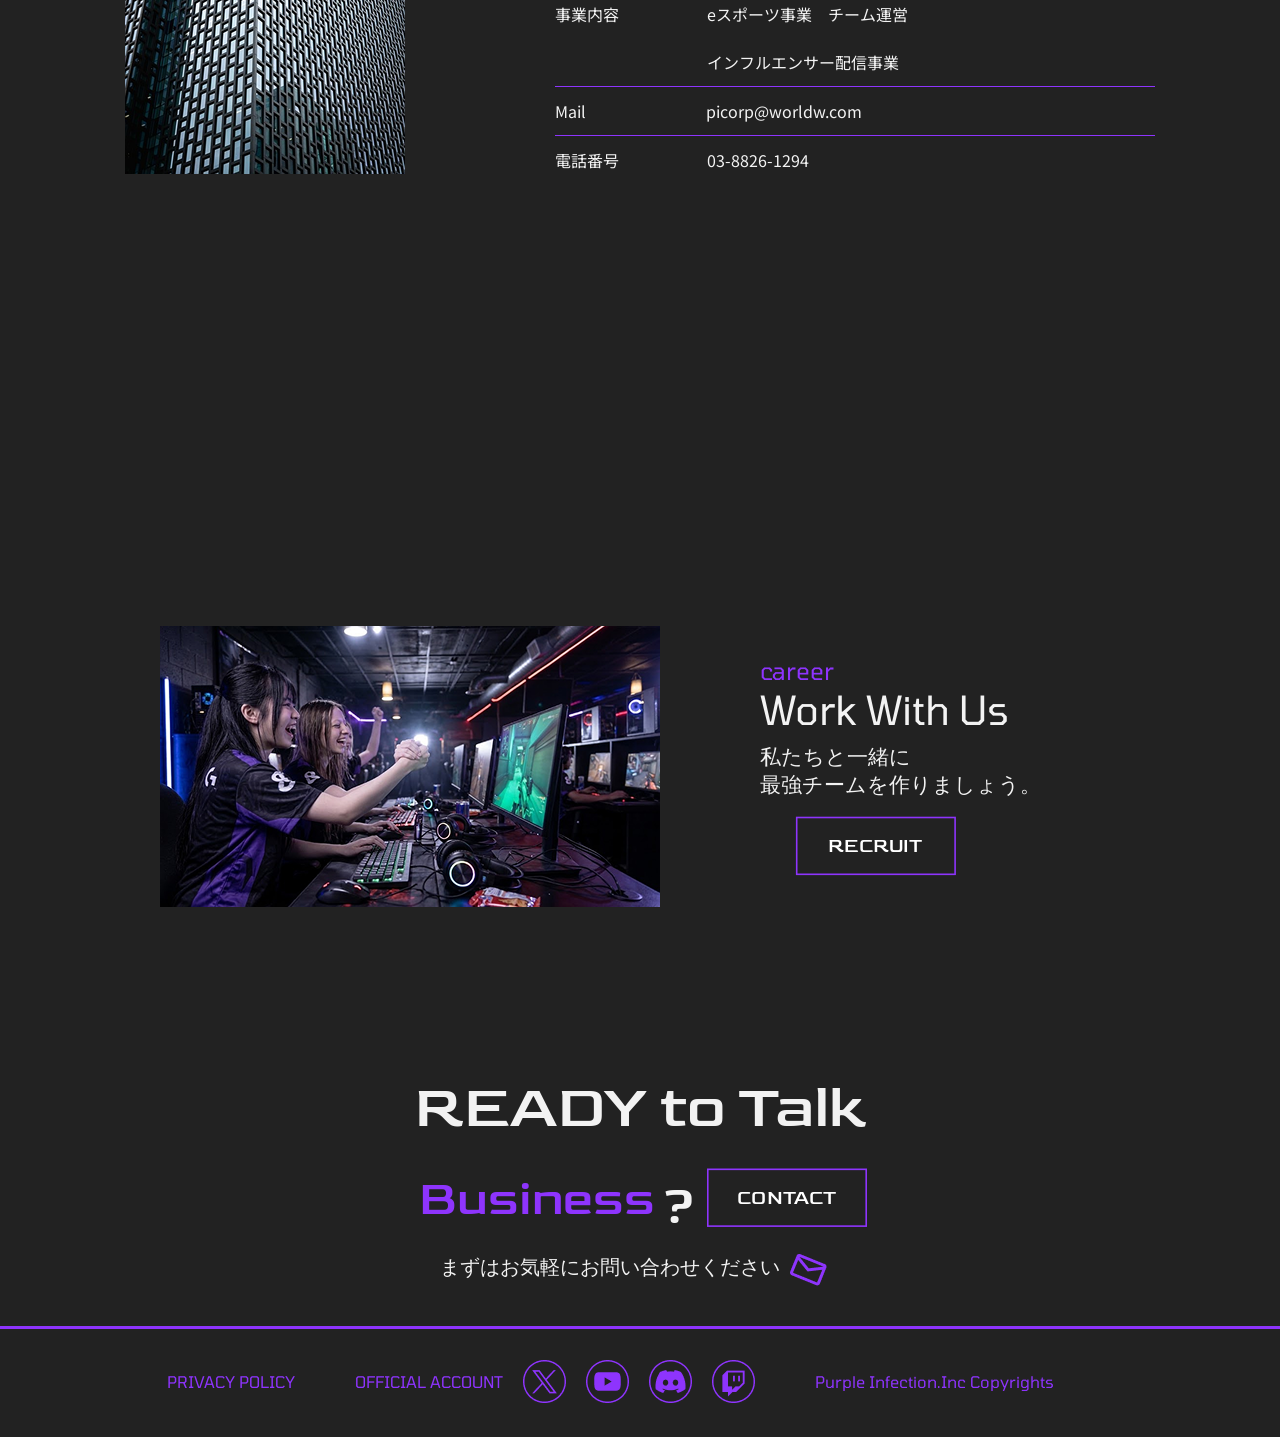
<file: company/index.html>
<!DOCTYPE HTML>
<html lang="ja">
<head>
<meta charset="utf-8">
<title>タイトル</title>
<link href="/css/reset.css" rel="stylesheet">
<link href="/css/style.css" rel="stylesheet">
<meta name="viewport" content="width=device-width, initial-scale=1">
<link rel="preconnect" href="https://fonts.googleapis.com">
<link rel="preconnect" href="https://fonts.gstatic.com" crossorigin>
<link href="https://fonts.googleapis.com/css2?family=Goldman:wght@400;700&family=LINE+Seed+JP&family=Noto+Sans+JP:wght@100..900&family=Tomorrow:ital,wght@0,100;0,200;0,300;0,400;0,500;0,600;0,700;0,800;0,900;1,100;1,200;1,300;1,400;1,500;1,600;1,700;1,800;1,900&display=swap" rel="stylesheet">

<!--jQuery本体-->
<script src="https://code.jquery.com/jquery-3.6.0.min.js" integrity="sha256-/xUj+3OJU5yExlq6GSYGSHk7tPXikynS7ogEvDej/m4=" crossorigin="anonymous"></script>

<!-- 必ず上のjQueryライブラリを読み込んでから -->
<script src="/js/mgGlitch-sample/mgGlitch.min.js"></script>
<!-- 公式サイト -->
<!-- https://github.com/hmongouachon/mgGlitch -->

</head>

<body>
    <header class="header">
    <nav class="mega-menu-container">
        <ul class="nav-list">
            <li class="nav-item">
                <a href="#" class="nav-link">NEWS</a>
                <div class="mega-menu fade">
                    <div class="mega-menu-content">
                        <div class="mega-menu-section">
                            <ul>
                                <li><a href="/news_top/index.html">NEWS</a></li>
                            </ul>
                        </div>
                        <div class="mega-menu-section">
                            <ul>
                                <li><a href="/about/index.html">ABOUT</a></li>
                                <li><a href="/member/index.html">MEMBER</a></li>
                            </ul>
                        </div>
                        <div class="mega-menu-section">
                            <ul>
                                <li><a href="/company/index.html">COMPANY</a></li>
                                <li><a href="#">CONTACT</a></li>
                                <li><a href="/privacy/index.html">PRIVACY POLICY</a></li>
                            </ul>
                        </div>
                        <div class="mega-menu-section">
                            <ul>
                                <li><a href="/recruit/index.html">RECRUIT</a></li>
                            </ul>
                        </div>
                    </div>
                </div>
            </li>
            <li class="nav-item">
                <a href="#" class="nav-link">TEAM</a>
                <div class="mega-menu fade">
                    <div class="mega-menu-content">
                        <div class="mega-menu-section">
                            <ul>
                                <li><a href="/news_top/index.html">NEWS</a></li>
                            </ul>
                        </div>
                        <div class="mega-menu-section">
                            <ul>
                                <li><a href="/about/index.html">ABOUT</a></li>
                                <li><a href="/member/index.html">MEMBER</a></li>
                            </ul>
                        </div>
                        <div class="mega-menu-section">
                            <ul>
                                <li><a href="/company/index.html">COMPANY</a></li>
                                <li><a href="#">CONTACT</a></li>
                                <li><a href="/privacy/index.html">PRIVACY POLICY</a></li>
                            </ul>
                        </div>
                        <div class="mega-menu-section">
                            <ul>
                                <li><a href="/recruit/index.html">RECRUIT</a></li>
                            </ul>
                        </div>
                    </div>
                </div>
            </li>

            <div class="logo-area">
                <img src="/img/logo1.png" class="logo" width="121" height="64" >
            </div>

            <li class="nav-item" >
                <a href="#" class="nav-link">COMPANY</a>
                <div class="mega-menu fade">
                    <div class="mega-menu-content">
                        <div class="mega-menu-section">
                            <ul>
                                <li><a href="/news_top/index.html">NEWS</a></li>
                            </ul>
                        </div>
                        <div class="mega-menu-section">
                            <ul>
                                <li><a href="/about/index.html">ABOUT</a></li>
                                <li><a href="/member/index.html">MEMBER</a></li>
                            </ul>
                        </div>
                        <div class="mega-menu-section">
                            <ul>
                                <li><a href="/company/index.html">COMPANY</a></li>
                                <li><a href="#">CONTACT</a></li>
                                <li><a href="/privacy/index.html">PRIVACY POLICY</a></li>
                            </ul>
                        </div>
                        <div class="mega-menu-section">
                            <ul>
                                <li><a href="/recruit/index.html">RECRUIT</a></li>
                            </ul>
                        </div>
                    </div>
                </div>
            </li>
            <li class="nav-item">
                <a href="#" class="nav-link">RECRUIT</a>
                <div class="mega-menu fade">
                    <div class="mega-menu-content">
                        <div class="mega-menu-section">
                            <ul>
                                <li><a href="/news_top/index.html">NEWS</a></li>
                            </ul>
                        </div>
                        <div class="mega-menu-section">
                            <ul>
                                <li><a href="/about/index.html">ABOUT</a></li>
                                <li><a href="/member/index.html">MEMBER</a></li>
                            </ul>
                        </div>
                        <div class="mega-menu-section">
                            <ul>
                                <li><a href="/company/index.html">COMPANY</a></li>
                                <li><a href="#">CONTACT</a></li>
                                <li><a href="/privacy/index.html">PRIVACY POLICY</a></li>
                            </ul>
                        </div>
                        <div class="mega-menu-section">
                            <ul>
                                <li><a href="/recruit/index.html">RECRUIT</a></li>
                            </ul>
                        </div>
                    </div>
                </div>
            </li>
            <li class="nav-item-cta">
                <a href="../fanclub/index.html" class="nav-link-cta">FANCLUB</a>
            </li>
        </ul>
    </nav>
    </header> 
 
   <div class="cube-area">
        <div class="bg-glow"></div>
            <div class="animation-container">
                <div class="cube">
                    <div class="cube-face front">NEWS</div>
                    <div class="cube-face back">MENBER</div>
                    <div class="cube-face right">NEWS</div>
                    <div class="cube-face left">NEWS</div>
                    <div class="cube-face top">NEWS</div>
                    <div class="cube-face bottom">NEWS</div>
                </div>
            </div> 
        </div>
    </div>
    


<div class="cmpbackground">
    <section class="cmptop">
        <div class="missionvertical">
            <h2>Mission</h2>
        </div>
        <div class="cmpsec1">
            <div class="cmptitle1">
                <h2>ゲームを通して世界を平和に</h2>
            </div>
            <div class="cmpsec1message">
                <p>多様な人種、多様な個性、多様な文化など、様々な生き方。</p>
                <p class="messagespace">私たちが望むならば、この先の未来も平和で文化的な豊かな社会に成長していくことでしょう。</p>
                <p>私たちPurple Infection株式会社は、</p>
                <p class="messagespace">これから先の未来を、平和で文化的なものにしていくことをコミットします。</p>
                <p>世界にeスポーツを伝え広げていくことで、世界中の全ての子どもたちが、</p>
                <p class="messagespace">笑顔で夢を語り希望に溢れる社会にしていくことが、私たちのMissionです。</p>
                <p>そのために、ファンの皆さんとともに時間を重ねて更に成長し、eスポーツの価値を高めて、</p>
                <p class="messagelastspace">世界に発信していきます。</p>
            </div>
        </div>
    </section>

    <div class="cmpsec1btn">
        <div class="btn_area">
              <a href="../recruit/index.html" class="explore_btn"><span class="explore_text">RECRUIT</span></a>
         </div>
    </div>

    <section class="cmpsec">
        <div class="cmptitle2">
            <h2>Action Guidelines</h2>
        </div>
        <div class="cmpsec2message">
            <p>私たちは、全ての行動の基本的な考えとして４つのことを大切にしています。</p>
            <p>この４つのことをいつも忘れず行動していくことで、社員一人ひとりが成長し組織が魅力的</p>
            <p>になり、事業の価値が高まっていくと信じています。</p>
            <p>そして、ファンの方や幅広い人たちに価値の高いサービスを提供していきます。</p>
        </div>
        <div class="fourimportant">
            <div class="ipbox">
                <img src="../img/pictogram1.png" alt="右向きに走る姿のピクトグラム" class="pictogram">
                <p class="important1phraseJP">挑戦</p>
                <p class="important1phraseEG">Challenge</p>
            </div>    
            <div class="ipbox">
                <img src="../img/pictogram2.png" alt="右向きに走る姿のピクトグラム" class="pictogram">
                <p class="important1phraseJP">今を楽しむ</p>
                <p class="important1phraseEG">Enjoy the moment</p>
            </div>    
            <div class="ipbox">
                <img src="../img/pictogram3.png" alt="右向きに走る姿のピクトグラム" class="pictogram">
                <p class="important1phraseJP">思いやりの精神</p>
                <p class="important1phraseEG">Consideration</p>
            </div>    
            <div class="ipbox">
                <img src="../img/pictogram4.png" alt="右向きに走る姿のピクトグラム" class="pictogram">
                <p class="important1phraseJP">誠実</p>
                <p class="important1phraseEG">Sincerity</p>
            </div>    
        </div>
    </section>

    <div class="middlev">
        <img src="../img/company-1.png" alt="暗闇に光るゲーミングPC" width="575" height="383">
    </div>

    <section class="Servicesection">
        <h2>Service</h2>
        <div class="Servicekind">

            <div class="Servicesections">
                <div class="Serviceleft">
                    <div class="Slefthigh">
                        <div class="Serviceno">
                            <p class="titleno-1">01</p>
                        </div>
                        <div class="Stitle">
                            <p class="Servicename">eスポーツチーム運営事業</p>
                        </div>
                    </div>
                    <div class="Sleftlow">
                        <p class="lowname">ESPORTS TEAM MANAGEMENT</p>
                    </div>
                </div>
                <div class="Serviceright">
                     <p class="righttext">プロeスポーツチームの運営、選手の育成・マネジメントを行っています。<br>
                            国内外の大会への出場を支援し、世界で活躍するトッププレイヤーの輩出を目指しています。</p>
                </div>
            </div>

            <div class="Servicesections">
                <div class="Serviceleft">
                    <div class="Slefthigh">
                        <div class="Serviceno">
                            <p class="titleno-1">02</p>
                        </div>
                        <div class="Stitle">
                            <p class="Servicename5">eスポーツ大会・イベント企画事業</p>
                        </div>
                    </div>
                    <div class="Sleftlow">
                        <p class="lowname">TOURNAMENT & EVENT PRODUCTION</p>
                    </div>
                </div>
                <div class="Serviceright">
                     <p class="righttext">国内外のeスポーツ大会やイベントの企画・制作・運営を行っています。オンライン大会から大規模な国際大会まで、世界中のプレイヤーとファンをつなぐエンターテインメントを創造します。</p>
                </div>
            </div>

            <div class="Servicesections">
                <div class="Serviceleft">
                    <div class="Slefthigh">
                        <div class="Serviceno">
                            <p class="titleno-1">03</p>
                        </div>
                        <div class="Stitle">
                            <p class="Servicename5">グローバルパートナーシップ事業</p>
                        </div>
                    </div>
                    <div class="Sleftlow">
                        <p class="lowname">GLOBAL PARTNERSHIP</p>
                    </div>
                </div>
                <div class="Serviceright">
                     <p class="righttext">アジア・欧米を中心とした海外企業やeスポーツ団体とのパートナーシップを構築。国際交流イベント、選手の海外遠征、共同プロジェクトなどを通じて、国境を越えたeスポーツの発展を推進しています。</p>
                </div>
            </div>

            <div class="Servicesections">
                <div class="Serviceleft">
                    <div class="Slefthigh">
                        <div class="Serviceno">
                            <p class="titleno-1">04</p>
                        </div>
                        <div class="Stitle">
                            <p class="Servicename5">デジタルコンテンツ・メディア事業</p>
                        </div>
                    </div>
                    <div class="Sleftlow">
                        <p class="lowname">DIGITAL MEDIA & CONTENTS</p>
                    </div>
                </div>
                <div class="Serviceright">
                     <p class="righttext">ゲーム実況、ライブ配信、動画制作、SNSマーケティングなど、eスポーツに関するデジタルコンテンツを展開。選手やチームの魅力を世界に発信し、新たなファンコミュニティを創出します。</p>
                </div>
            </div>

            <div class="Servicesections">
                <div class="Serviceleft">
                    <div class="Slefthigh">
                        <div class="Serviceno">
                            <p class="titleno-1">05</p>
                        </div>
                        <div class="Stitle">
                            <p class="Servicename5">スポンサーシップ・マーケティング事業</p>
                        </div>
                    </div>
                    <div class="Sleftlow">
                        <p class="lowname">SPONSORSHIP & MARKETING</p>
                    </div>
                </div>
                <div class="Serviceright">
                     <p class="righttext">国内外の企業と連携し、eスポーツを活用した広告・プロモーション事業を展開。スポンサー企業とチーム、ファンをつなぎ、ブランド価値の向上と新たなビジネス機会を創出します。</p>
                </div>
            </div>

            <div class="Servicesections">
                <div class="Serviceleft">
                    <div class="Slefthigh">
                        <div class="Serviceno">
                            <p class="titleno-1">06</p>
                        </div>
                        <div class="Stitle">
                            <p class="Servicename">次世代プレイヤー育成事業</p>
                        </div>
                    </div>
                    <div class="Sleftlow">
                        <p class="lowname">NEXT GENERATION DEVELOPMENT</p>
                    </div>
                </div>
                <div class="Serviceright">
                     <p class="righttext">若い世代を対象としたeスポーツスクールや育成プログラムを運営。ゲームスキルだけでなく、コミュニケーション能力やチームワーク、国際感覚を備えた次世代の人材を育成します。</p>
                </div>
            </div>

            <div class="Servicesections">
                <div class="Serviceleft">
                    <div class="Slefthigh">
                        <div class="Serviceno">
                            <p class="titleno-1">07</p>
                        </div>
                        <div class="Stitle">
                            <p class="Servicename">国際災害救助・復興支援事業</p>
                        </div>
                    </div>
                    <div class="Sleftlow">
                        <p class="lowname">GLOBAL DISASTER RELIEF & SUPPORT</p>
                    </div>
                </div>
                <div class="Serviceright">
                     <p class="righttext">世界各地で発生する自然災害に対し、国内外のパートナー企業や支援団体と連携した救援・復興支援活動を展開しています。
                                                            チャリティー大会の開催、支援物資の提供、募金活動、被災地域へのデジタル機器の寄贈など、eスポーツのネットワークを活用した社会貢献活動に取り組んでいます。
                                                            また、災害発生時には国際的な支援ネットワークを通じて、現地の専門救助団体への資金・物資・情報面での支援を行っています。</p>
                </div>
            </div>
        </div>
    </section>

    <div class="middleV">
        <img src="../img/company-2.png" alt="学んでいるところ" class="middleleftV">
        <img src="../img/company-3.png" alt=" 世界地図" class="middle rightV">
    </div>


    <section class="Servicesection">
        <h2>Company  Profile</h2>
        <div class="CPbox">
            <div class="CPboxleft">
                <img src="../img/company-4.png" alt="高層ビル">
            </div>
            <div class="CPboxright">
                <div class="CPboxri-1">
                    <div class="CPboxri-1l">
                        <p>社名</p>
                    </div>
                    <div class="CPboxri-1r">
                        <p>Purple Infection株式会社</p>
                    </div>
                </div>
                <div class="CPboxri-1">
                    <div class="CPboxri-1l">
                        <p>設立</p>
                    </div>
                    <div class="CPboxri-1r">
                        <p>2023年4月1日1日</p>
                    </div>
                </div>               
                 <div class="CPboxri-1">
                    <div class="CPboxri-1l">
                        <p>所在地</p>
                    </div>
                    <div class="CPboxri-3r">
                        <p>東京都渋谷区〇〇町○丁目○番○号</p>
                    </div>
                </div>
                <div class="CPboxri-1">
                    <div class="CPboxri-1l">
                        <p>代表者</p>
                    </div>
                    <div class="CPboxri-3r">
                        <p>紫　流行</p>
                    </div>
                </div>            
                <div class="CPboxright">
                <div class="CPboxri-1">
                    <div class="CPboxri-1l">
                        <p>資本金</p>
                    </div>
                    <div class="CPboxri-3r">
                        <p>6,000万円</p>
                    </div>
                </div>
                <div class="CPboxri-1">
                    <div class="CPboxri-1l">
                        <p>事業内容</p>
                    </div>
                    <div class="CPboxri-4r">
                        <p>eスポーツ事業　チーム運営</p>
                        <p>インフルエンサー配信事業</p>
                    </div>
                </div>               
                 <div class="CPboxri-1">
                    <div class="CPboxri-1l">
                        <p>Mail</p>
                    </div>
                    <div class="CPboxri-1r">
                        <p>picorp@worldw.com</p>
                    </div>
                </div>
                <div class="CPboxri-1">
                    <div class="CPboxri-1l">
                        <p>電話番号</p>
                    </div>
                    <div class="CPboxri-4r">
                        <p>03-8826-1294</p>
                    </div>
                </div>     
            </div>
         </div>
    </section>

    <div class="companymap">
        <div class="map-container">
             <iframe src="https://www.google.com/maps/embed?pb=!1m14!1m12!1m3!1d939.4487689803819!2d139.69572327346026!3d35.670648851382644!2m3!1f0!2f0!3f0!3m2!1i1024!2i768!4f13.1!5e0!3m2!1sja!2sjp!4v1794660992203!5m2!1sja!2sjp" width="600" height="450" style="border:0;" allowfullscreen="" loading="lazy" referrerpolicy="strict-origin-when-cross-origin"></iframe>
        </div>        
    </div>

    <div class="cpunder">
        <div class="cpunderleft">
            <img src="../img/company-5.png" alt="ゲームで遊んでいる女の子たち" >
        </div>
        <div class="cpunderright">
            <div class="career">
                <h5 class="careertext">career</h5>
            </div>
            <div class="EGtitle">
                <h3>Work With Us</h3>
            </div>
            <div class="EGmessage">
                <h4>私たちと一緒に<br>最強チームを作りましょう。</h3>
            </div>
            <div class="cmpsec1btn">
                 <div class="btn_area">
                    <a href="../recruit/index.html" class="explore_btn"><span class="explore_text">RECRUIT</span></a>
                </div>
            </div>
        </div>
    </div>

    <div class="cpfinalsection"></div>
        <div class="finalmessage">
            <h2 class="fmessetop">READY to Talk</h2>
        </div>
        <div class="fmmiddlebox">
            <div class="fmmiddlemesse">
                <h2 >Business</h2>
            </div>
            <div class="fmmiddle">
                <h2 class="fmmiddle1">?</h2>
            </div>
            <div class="fmmiddlebtn">
                 <div class="btn_area">
                    <a href="../contact/index.html" class="explore_btn"><span class="explore_text">CONTACT</span></a>
                 </div>
            </div>
        </div>
        <div class="fmlast">
            <div class="fmlastmesse">
                <h5 class="fmlasttext">まずはお気軽にお問い合わせください</h5>
            </div>
            <div class="letterpict">
                <img src="../img/letter.png" alt="封筒のピクトグラム" class="pictogramletter">
            </div>
        </div>
    </div>

    <footer>
        <hr class="top_footer_line"></hr>
        <div class="footer_area">
            <ul class="footer_list">
                <li><a href="/privacy/index.html">PRIVACY POLICY</a></li>
                <li><p>OFFICIAL ACCOUNT</p></li>
                <li><a href="#"><img src="../img/x_logo.png" width="43" height="44"></a></li>
                <li><a href="#"><img src="../img/youtube_logo.png" width="43" height="44" ></a></li>
                <li><a href="#"><img src="../img/discord_logo.png" width="43" height="44"></a></li>
                <li><a href="#"><img src="../img/twitch_logo.png" width="43" height="44"></a></li>
                <li><p>Purple Infection.Inc Copyrights</p></li>
                <li></li>
            </ul>
        </div>
    </footer>


</body>

</html>
</file>
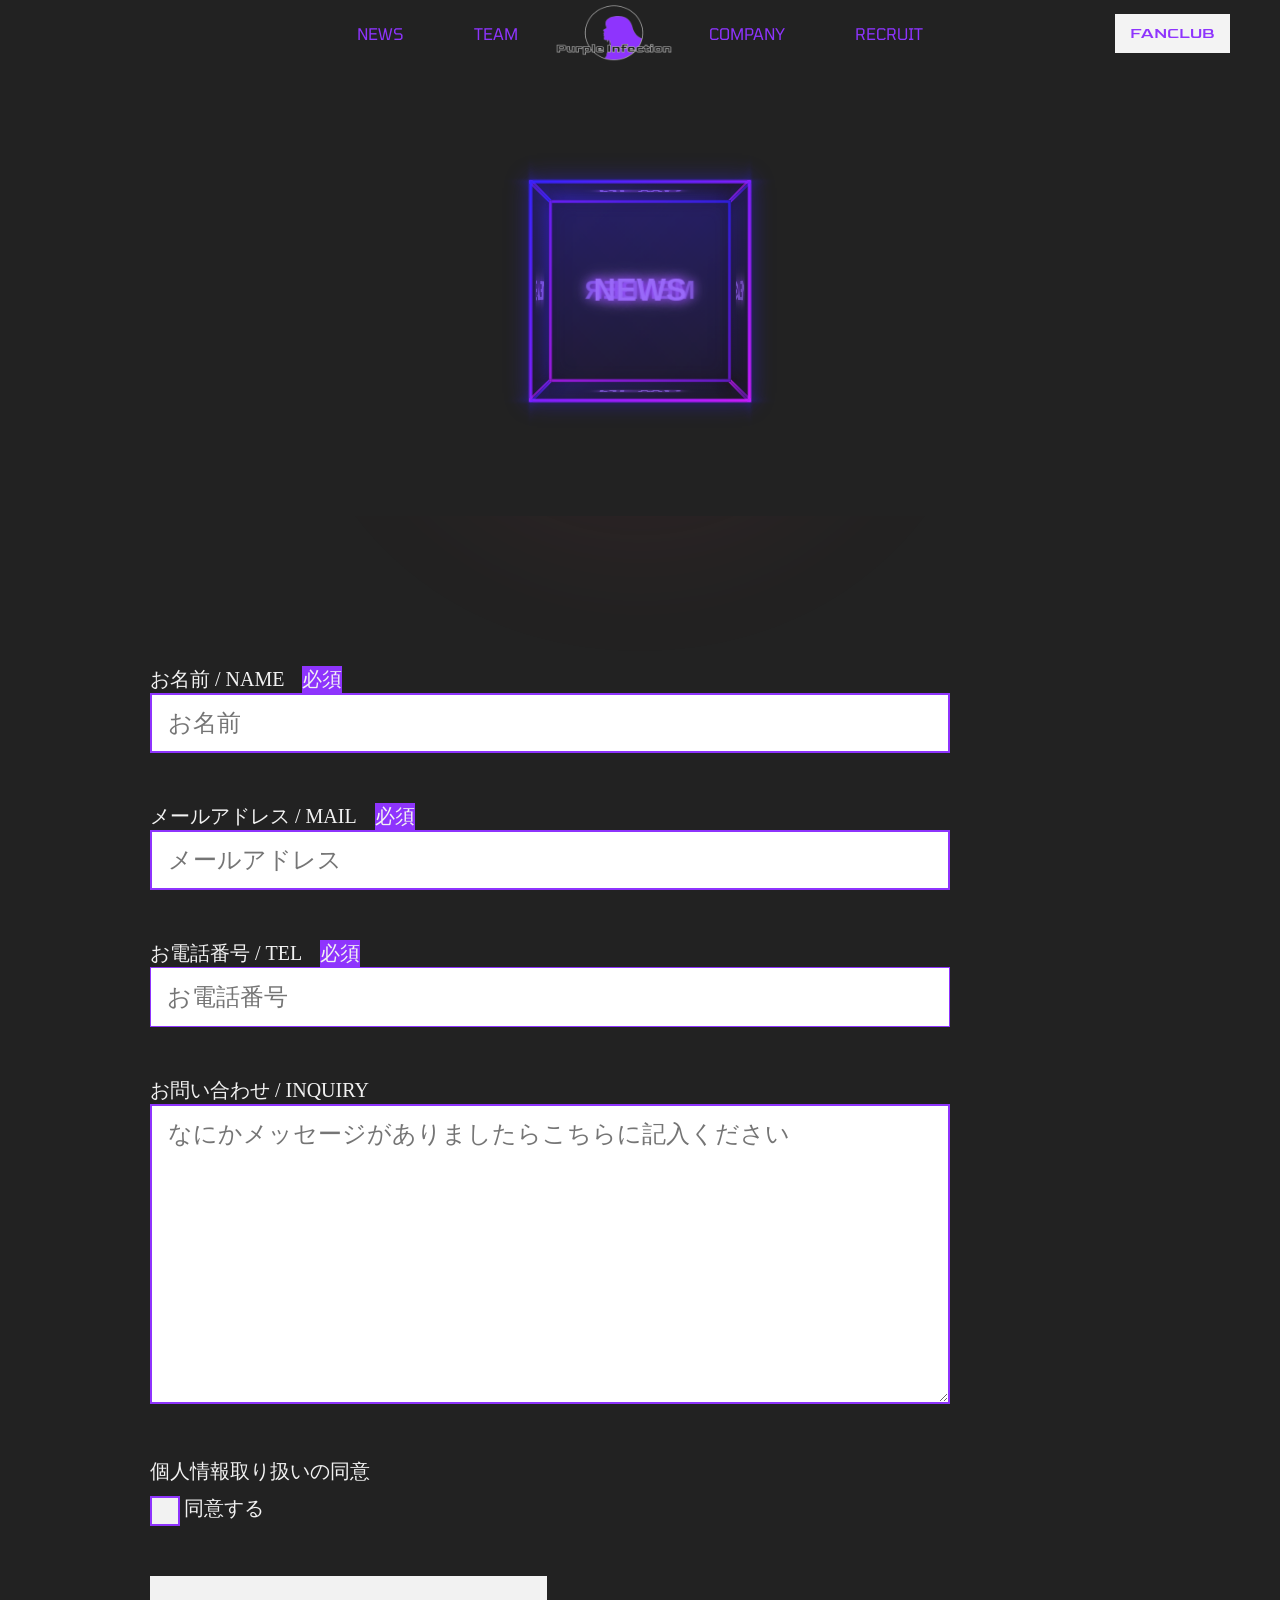
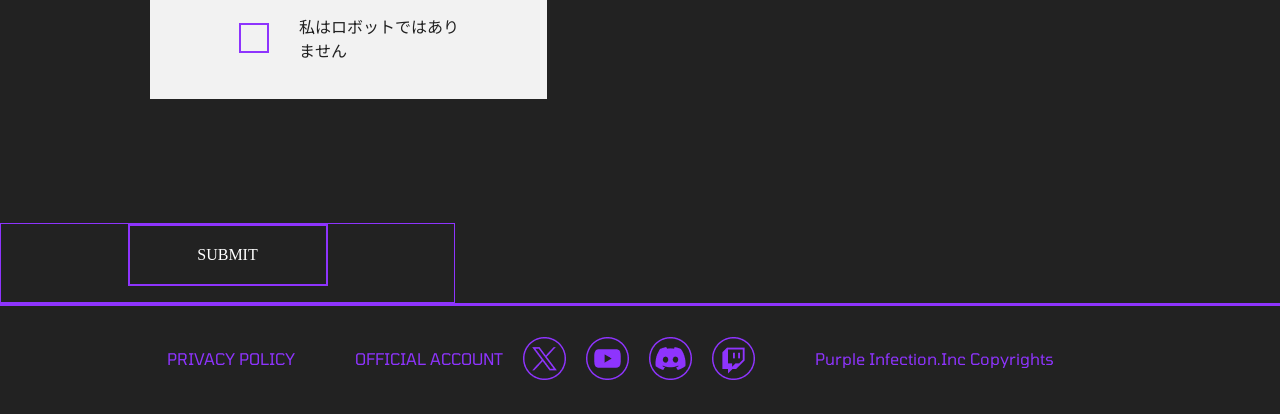
<file: contact/index.html>
<!DOCTYPE HTML>
<html lang="ja">
<head>
<meta charset="utf-8">
<title>タイトル</title>
<link href="../css/reset.css" rel="stylesheet">
<link href="../css/style.css" rel="stylesheet">
<meta name="viewport" content="width=device-width, initial-scale=1">
<link rel="preconnect" href="https://fonts.googleapis.com">
<link rel="preconnect" href="https://fonts.gstatic.com" crossorigin>
<link href="https://fonts.googleapis.com/css2?family=Goldman:wght@400;700&family=LINE+Seed+JP&family=Noto+Sans+JP:wght@100..900&family=Tomorrow:ital,wght@0,100;0,200;0,300;0,400;0,500;0,600;0,700;0,800;0,900;1,100;1,200;1,300;1,400;1,500;1,600;1,700;1,800;1,900&display=swap" rel="stylesheet">

<!--jQuery本体-->
<script src="https://code.jquery.com/jquery-3.6.0.min.js" integrity="sha256-/xUj+3OJU5yExlq6GSYGSHk7tPXikynS7ogEvDej/m4=" crossorigin="anonymous"></script>

<!-- 必ず上のjQueryライブラリを読み込んでから -->
<script src="../js/mgGlitch-sample/mgGlitch.min.js"></script>
<!-- 公式サイト -->
<!-- https://github.com/hmongouachon/mgGlitch -->

</head>

<body>
    <header class="header">
    <nav class="mega-menu-container">
        <ul class="nav-list">
            <li class="nav-item">
                <a href="#" class="nav-link">NEWS</a>
                <div class="mega-menu fade">
                    <div class="mega-menu-content">
                        <div class="mega-menu-section">
                            <ul>
                                <li><a href="../news_top/index.html">NEWS</a></li>
                            </ul>
                        </div>
                        <div class="mega-menu-section">
                            <ul>
                                <li><a href="../about/index.html">ABOUT</a></li>
                                <li><a href="../member/index.html">MEMBER</a></li>
                            </ul>
                        </div>
                        <div class="mega-menu-section">
                            <ul>
                                <li><a href="../company/index.html">COMPANY</a></li>
                                <li><a href="#">CONTACT</a></li>
                                <li><a href="../privacy/index.html">PRIVACY POLICY</a></li>
                            </ul>
                        </div>
                        <div class="mega-menu-section">
                            <ul>
                                <li><a href="../recruit/index.html">RECRUIT</a></li>
                            </ul>
                        </div>
                    </div>
                </div>
            </li>
            <li class="nav-item">
                <a href="#" class="nav-link">TEAM</a>
                <div class="mega-menu fade">
                    <div class="mega-menu-content">
                        <div class="mega-menu-section">
                            <ul>
                                <li><a href="../news_top/index.html">NEWS</a></li>
                            </ul>
                        </div>
                        <div class="mega-menu-section">
                            <ul>
                                <li><a href="../about/index.html">ABOUT</a></li>
                                <li><a href="../member/index.html">MEMBER</a></li>
                            </ul>
                        </div>
                        <div class="mega-menu-section">
                            <ul>
                                <li><a href="../company/index.html">COMPANY</a></li>
                                <li><a href="#">CONTACT</a></li>
                                <li><a href="../privacy/index.html">PRIVACY POLICY</a></li>
                            </ul>
                        </div>
                        <div class="mega-menu-section">
                            <ul>
                                <li><a href="../recruit/index.html">RECRUIT</a></li>
                            </ul>
                        </div>
                    </div>
                </div>
            </li>

            <div class="logo-area">
                <img src="../img/logo1.png" class="logo" width="121" height="64" >
            </div>

            <li class="nav-item" >
                <a href="#" class="nav-link">COMPANY</a>
                <div class="mega-menu fade">
                    <div class="mega-menu-content">
                        <div class="mega-menu-section">
                            <ul>
                                <li><a href="../news_top/index.html">NEWS</a></li>
                            </ul>
                        </div>
                        <div class="mega-menu-section">
                            <ul>
                                <li><a href="../about/index.html">ABOUT</a></li>
                                <li><a href="../member/index.html">MEMBER</a></li>
                            </ul>
                        </div>
                        <div class="mega-menu-section">
                            <ul>
                                <li><a href="../company/index.html">COMPANY</a></li>
                                <li><a href="#">CONTACT</a></li>
                                <li><a href="../privacy/index.html">PRIVACY POLICY</a></li>
                            </ul>
                        </div>
                        <div class="mega-menu-section">
                            <ul>
                                <li><a href="../recruit/index.html">RECRUIT</a></li>
                            </ul>
                        </div>
                    </div>
                </div>
            </li>
            <li class="nav-item">
                <a href="#" class="nav-link">RECRUIT</a>
                <div class="mega-menu fade">
                    <div class="mega-menu-content">
                        <div class="mega-menu-section">
                            <ul>
                                <li><a href="../news_top/index.html">NEWS</a></li>
                            </ul>
                        </div>
                        <div class="mega-menu-section">
                            <ul>
                                <li><a href="../about/index.html">ABOUT</a></li>
                                <li><a href="../member/index.html">MEMBER</a></li>
                            </ul>
                        </div>
                        <div class="mega-menu-section">
                            <ul>
                                <li><a href="../company/index.html">COMPANY</a></li>
                                <li><a href="#">CONTACT</a></li>
                                <li><a href="../privacy/index.html">PRIVACY POLICY</a></li>
                            </ul>
                        </div>
                        <div class="mega-menu-section">
                            <ul>
                                <li><a href="../recruit/index.html">RECRUIT</a></li>
                            </ul>
                        </div>
                    </div>
                </div>
            </li>
            <li class="nav-item-cta">
                <a href="../fanclub/index.html" class="nav-link-cta">FANCLUB</a>
            </li>
        </ul>
    </nav>
    </header> 
  
    <div class="cube-area">
        <div class="bg-glow"></div>
            <div class="animation-container">
                <div class="cube">
                    <div class="cube-face front">NEWS</div>
                    <div class="cube-face back">MENBER</div>
                    <div class="cube-face right">NEWS</div>
                    <div class="cube-face left">NEWS</div>
                    <div class="cube-face top">NEWS</div>
                    <div class="cube-face bottom">NEWS</div>
                </div>
            </div> 
        </div>
    </div>


    </div class="formmaxarea">
        <form action="#" method="post">
            <div class="namebox1">
                <div class="highbox">
                    <div class="nameitem">
                        <h4 class="nameitem-1">お名前 / NAME</h4>
                    </div>
                    <div class="mastitem">
                        <h4 class="mastitem-1">必須</h4>
                    </div>
                </div>
                <div class="lowbox">
                    <input type="text". class="mail-input"placeholder="お名前">
                </div>
            </div>

            <div class="namebox">
                <div class="highbox">
                    <div class="nameitem">
                        <h4 class="nameitem-1">メールアドレス / MAIL</h4>
                    </div>
                    <div class="mastitem">
                        <h4 class="mastitem-1">必須</h4>
                    </div>
                </div>
                <div class="lowbox">
                    <input type="email" class="mail-input" placeholder="メールアドレス">
                </div>
            </div>

            <div class="namebox">
                <div class="highbox">
                    <div class="nameitem">
                        <h4 class="nameitem-1">お電話番号 / TEL</h4>
                    </div>
                    <div class="mastitem">
                        <h4 class="mastitem-1">必須</h4>
                    </div>
                </div>
                <div class="lowbox">
                    <input type="tel" class="tel-input" placeholder="お電話番号">
                </div>
            </div>

            <div class="namebox">
                <div class="highbox">
                    <div class="nameitem">
                        <h4 class="nameitem-1">お問い合わせ / INQUIRY</h4>
                    </div>
                </div>
                <div class="lowbox">
                    <textarea class="mail-textarea" name="message" rows="8" cols="80" placeholder="なにかメッセージがありましたらこちらに記入ください"></textarea>
                </div>
            </div>

            <div class="namebox2">
                <h4 class="nameitem-1">個人情報取り扱いの同意</h4>
            </div>
            <div class="namebox">
                <input type="checkbox" id="doui1" name="doui" value="doui">
                <label for="doui1" class="mastitem-1">同意する</label>   
            </div>
    
            <div class="robobox">
                <input class="checkbox_icon" type="checkbox" />
                <div class="robotext">
                    <p class="robomoji">私はロボットではありません</p>
                </div>
            </div>

            <div class="btn_areact">
                 <a href="#" class="explore_btn"><span class="explore_textct">SUBMIT</span></a>
            </div>






        </form>

    </div>

    <footer>
        <hr class="top_footer_line"></hr>
        <div class="footer_area">
            <ul class="footer_list">
                <li><a href="../privacy/index.html">PRIVACY POLICY</a></li>
                <li><p>OFFICIAL ACCOUNT</p></li>
                <li><a href="#"><img src="/img/x_logo.png" width="43" height="44"></a></li>
                <li><a href="#"><img src="/img/youtube_logo.png" width="43" height="44" ></a></li>
                <li><a href="#"><img src="/img/discord_logo.png" width="43" height="44"></a></li>
                <li><a href="#"><img src="/img/twitch_logo.png" width="43" height="44"></a></li>
                <li><p>Purple Infection.Inc Copyrights</p></li>
                <li></li>
            </ul>
        </div>
    </footer>    















</body>

</html>
</file>
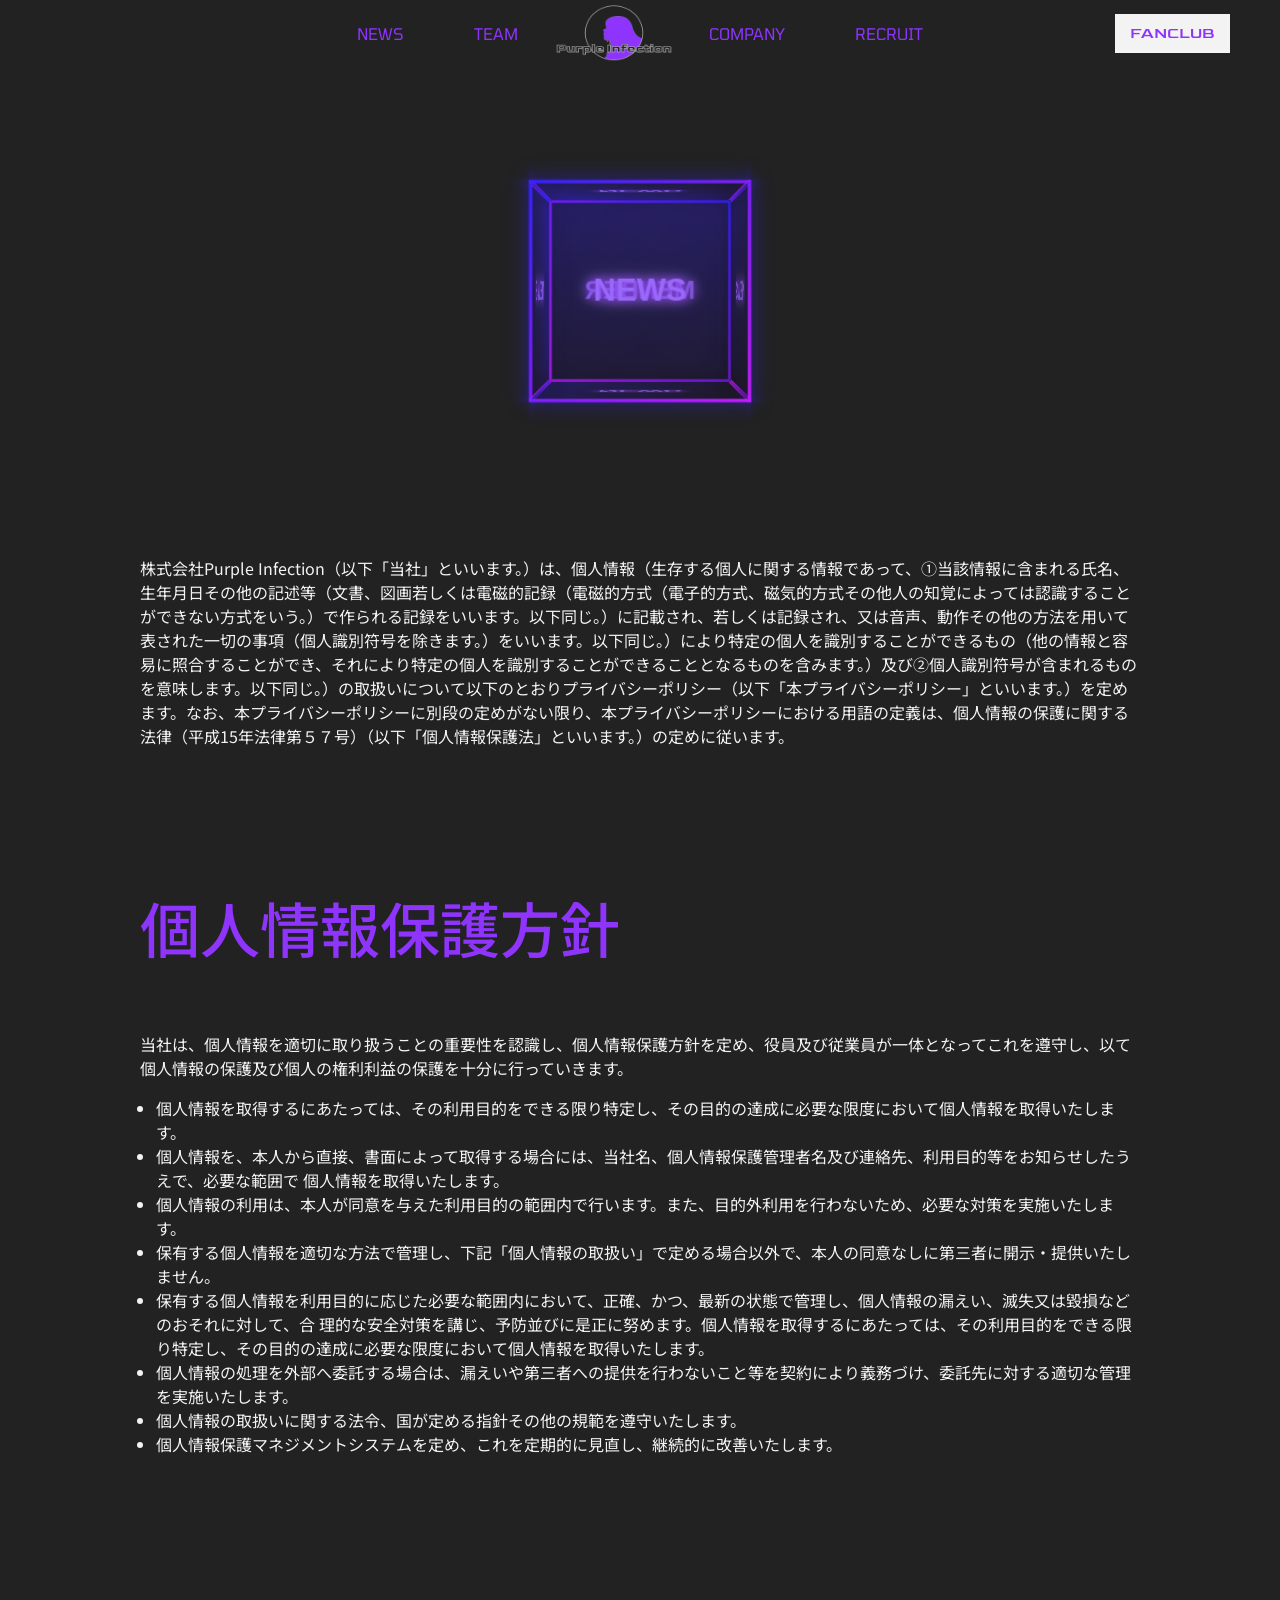
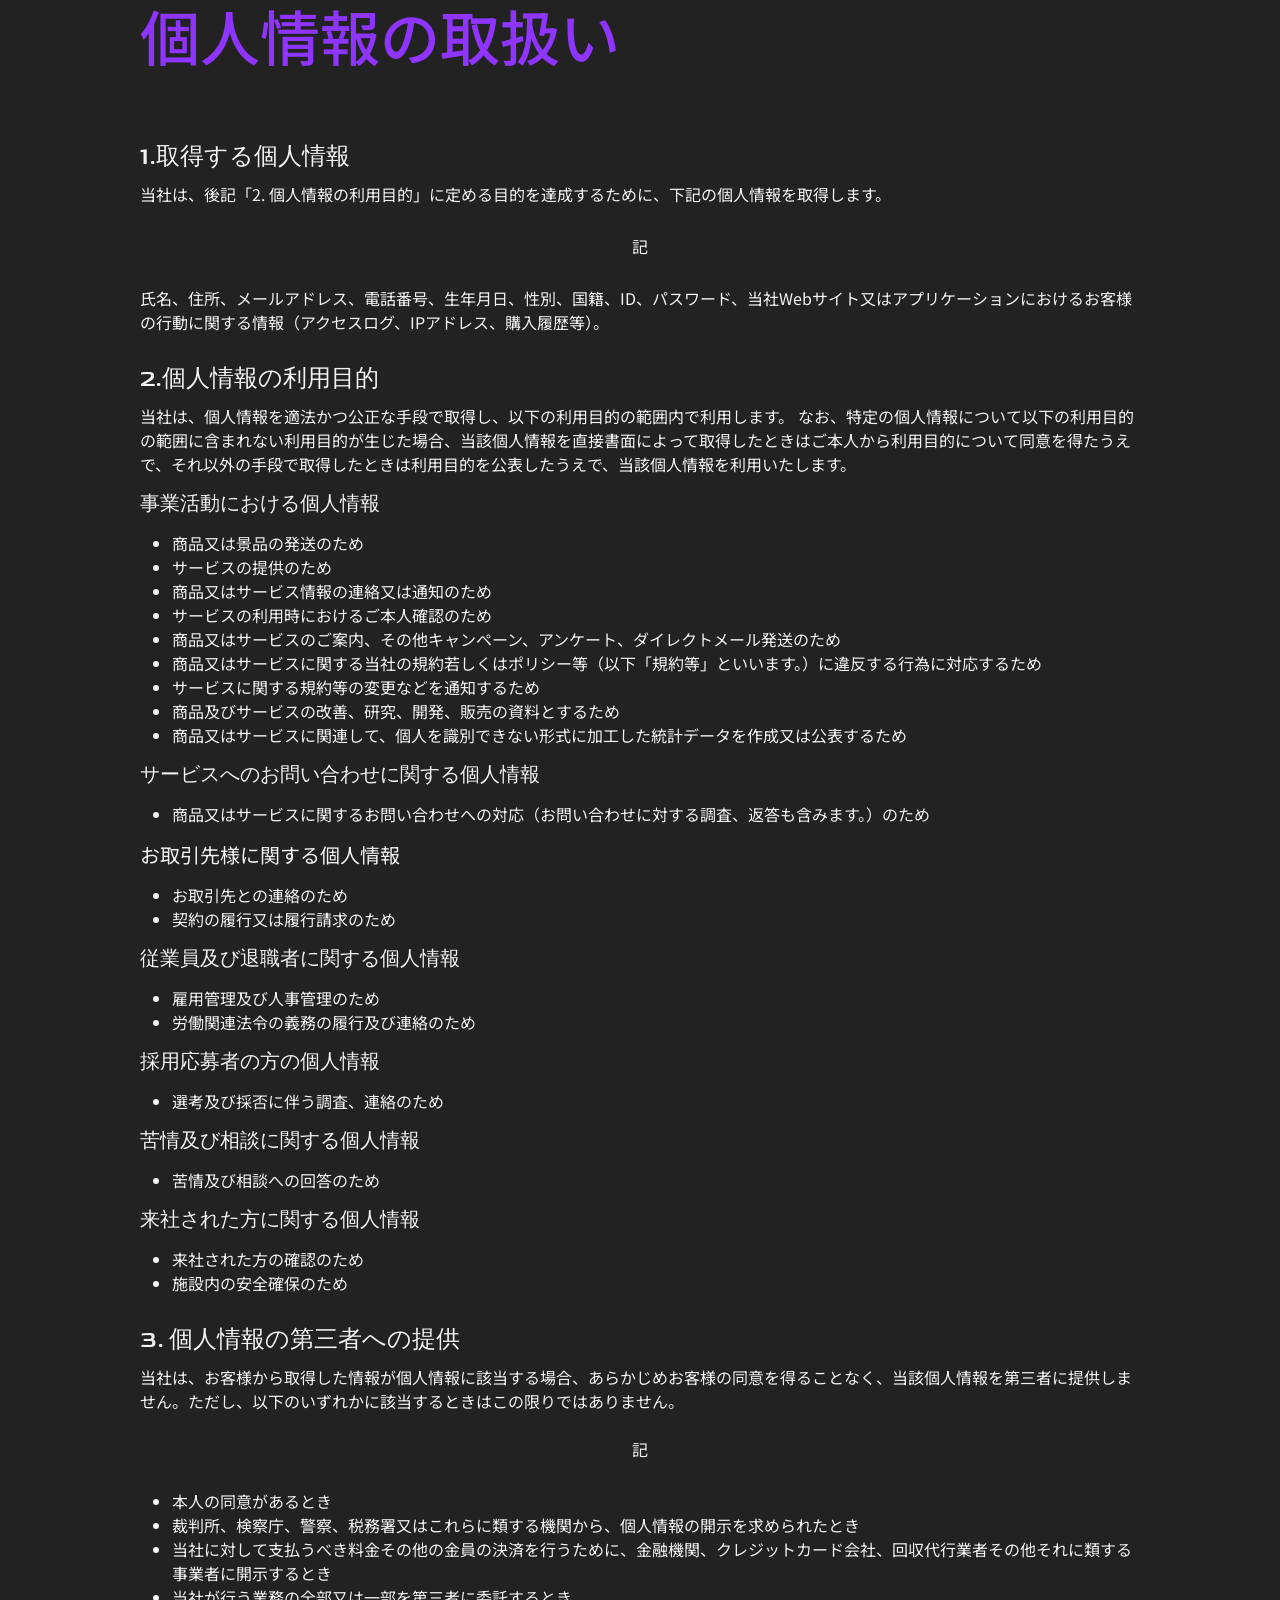
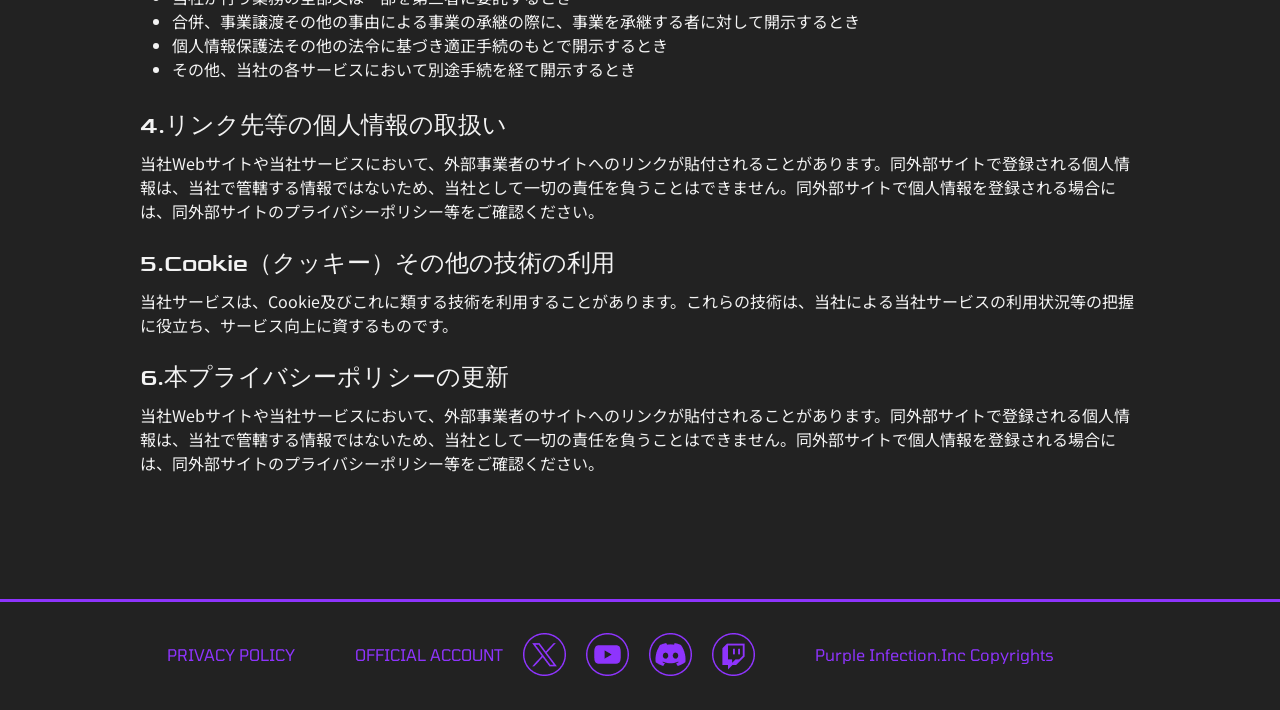
<file: privacy/index.html>
<!DOCTYPE HTML>
<html lang="ja">
<head>
<meta charset="utf-8">
<title>タイトル</title>
<link href="../css/reset.css" rel="stylesheet">
<link href="../css/style.css" rel="stylesheet">
<meta name="viewport" content="width=device-width, initial-scale=1">
<link rel="preconnect" href="https://fonts.googleapis.com">
<link rel="preconnect" href="https://fonts.gstatic.com" crossorigin>
<link href="https://fonts.googleapis.com/css2?family=Goldman:wght@400;700&family=LINE+Seed+JP&family=Noto+Sans+JP:wght@100..900&family=Tomorrow:ital,wght@0,100;0,200;0,300;0,400;0,500;0,600;0,700;0,800;0,900;1,100;1,200;1,300;1,400;1,500;1,600;1,700;1,800;1,900&display=swap" rel="stylesheet">

<!--jQuery本体-->
<script src="https://code.jquery.com/jquery-3.6.0.min.js" integrity="sha256-/xUj+3OJU5yExlq6GSYGSHk7tPXikynS7ogEvDej/m4=" crossorigin="anonymous"></script>

<!-- 必ず上のjQueryライブラリを読み込んでから -->
<script src="/js/mgGlitch-sample/mgGlitch.min.js"></script>
<!-- 公式サイト -->
<!-- https://github.com/hmongouachon/mgGlitch -->

</head>

<body>
     <header class="header">
    <nav class="mega-menu-container">
        <ul class="nav-list">
            <li class="nav-item">
                <a href="#" class="nav-link">NEWS</a>
                <div class="mega-menu fade">
                    <div class="mega-menu-content">
                        <div class="mega-menu-section">
                            <ul>
                                <li><a href="../news_top/index.html">NEWS</a></li>
                            </ul>
                        </div>
                        <div class="mega-menu-section">
                            <ul>
                                <li><a href="../about/index.html">ABOUT</a></li>
                                <li><a href="../member/index.html">MEMBER</a></li>
                            </ul>
                        </div>
                        <div class="mega-menu-section">
                            <ul>
                                <li><a href="../company/index.html">COMPANY</a></li>
                                <li><a href="#">CONTACT</a></li>
                                <li><a href="../privacy/index.html">PRIVACY POLICY</a></li>
                            </ul>
                        </div>
                        <div class="mega-menu-section">
                            <ul>
                                <li><a href="../recruit/index.html">RECRUIT</a></li>
                            </ul>
                        </div>
                    </div>
                </div>
            </li>
            <li class="nav-item">
                <a href="#" class="nav-link">TEAM</a>
                <div class="mega-menu fade">
                    <div class="mega-menu-content">
                        <div class="mega-menu-section">
                            <ul>
                                <li><a href="../news_top/index.html">NEWS</a></li>
                            </ul>
                        </div>
                        <div class="mega-menu-section">
                            <ul>
                                <li><a href="../about/index.html">ABOUT</a></li>
                                <li><a href="../member/index.html">MEMBER</a></li>
                            </ul>
                        </div>
                        <div class="mega-menu-section">
                            <ul>
                                <li><a href="../company/index.html">COMPANY</a></li>
                                <li><a href="#">CONTACT</a></li>
                                <li><a href="../privacy/index.html">PRIVACY POLICY</a></li>
                            </ul>
                        </div>
                        <div class="mega-menu-section">
                            <ul>
                                <li><a href="../recruit/index.html">RECRUIT</a></li>
                            </ul>
                        </div>
                    </div>
                </div>
            </li>

            <div class="logo-area">
                <img src="../img/logo1.png" class="logo" width="121" height="64" >
            </div>

            <li class="nav-item" >
                <a href="#" class="nav-link">COMPANY</a>
                <div class="mega-menu fade">
                    <div class="mega-menu-content">
                        <div class="mega-menu-section">
                            <ul>
                                <li><a href="../news_top/index.html">NEWS</a></li>
                            </ul>
                        </div>
                        <div class="mega-menu-section">
                            <ul>
                                <li><a href="../about/index.html">ABOUT</a></li>
                                <li><a href="../member/index.html">MEMBER</a></li>
                            </ul>
                        </div>
                        <div class="mega-menu-section">
                            <ul>
                                <li><a href="../company/index.html">COMPANY</a></li>
                                <li><a href="#">CONTACT</a></li>
                                <li><a href="../privacy/index.html">PRIVACY POLICY</a></li>
                            </ul>
                        </div>
                        <div class="mega-menu-section">
                            <ul>
                                <li><a href="../recruit/index.html">RECRUIT</a></li>
                            </ul>
                        </div>
                    </div>
                </div>
            </li>
            <li class="nav-item">
                <a href="#" class="nav-link">RECRUIT</a>
                <div class="mega-menu fade">
                    <div class="mega-menu-content">
                        <div class="mega-menu-section">
                            <ul>
                                <li><a href="../news_top/index.html">NEWS</a></li>
                            </ul>
                        </div>
                        <div class="mega-menu-section">
                            <ul>
                                <li><a href="../about/index.html">ABOUT</a></li>
                                <li><a href="../member/index.html">MEMBER</a></li>
                            </ul>
                        </div>
                        <div class="mega-menu-section">
                            <ul>
                                <li><a href="../company/index.html">COMPANY</a></li>
                                <li><a href="#">CONTACT</a></li>
                                <li><a href="../privacy/index.html">PRIVACY POLICY</a></li>
                            </ul>
                        </div>
                        <div class="mega-menu-section">
                            <ul>
                                <li><a href="../recruit/index.html">RECRUIT</a></li>
                            </ul>
                        </div>
                    </div>
                </div>
            </li>
            <li class="nav-item-cta">
                <a href="../fanclub/index.html" class="nav-link-cta">FANCLUB</a>
            </li>
        </ul>
    </nav>
    </header> 

    <div class="cube-area">
        <div class="bg-glow"></div>
            <div class="animation-container">
                <div class="cube">
                    <div class="cube-face front">NEWS</div>
                    <div class="cube-face back">MENBER</div>
                    <div class="cube-face right">NEWS</div>
                    <div class="cube-face left">NEWS</div>
                    <div class="cube-face top">NEWS</div>
                    <div class="cube-face bottom">NEWS</div>
                </div>
            </div> 
        </div>
    </div>    


<div class="PrivacyPolicy">
    <div class="PPtext">
        <p class="PPzennbun">株式会社Purple Infection（以下「当社」といいます。）は、個人情報（生存する個人に関する情報であって、①当該情報に含まれる氏名、生年月日その他の記述等（文書、図画若しくは電磁的記録（電磁的方式（電子的方式、磁気的方式その他人の知覚によっては認識することができない方式をいう。）で作られる記録をいいます。以下同じ。）に記載され、若しくは記録され、又は音声、動作その他の方法を用いて表された一切の事項（個人識別符号を除きます。）をいいます。以下同じ。）により特定の個人を識別することができるもの（他の情報と容易に照合することができ、それにより特定の個人を識別することができることとなるものを含みます。）及び②個人識別符号が含まれるものを意味します。以下同じ。）の取扱いについて以下のとおりプライバシーポリシー（以下「本プライバシーポリシー」といいます。）を定めます。なお、本プライバシーポリシーに別段の定めがない限り、本プライバシーポリシーにおける用語の定義は、個人情報の保護に関する法律（平成15年法律第５７号）（以下「個人情報保護法」といいます。）の定めに従います。</p>
    </div>

    <section class="housin">
        <h2>個人情報保護方針</h2>

        <ul>当社は、個人情報を適切に取り扱うことの重要性を認識し、個人情報保護方針を定め、役員及び従業員が一体となってこれを遵守し、以て個人情報の保護及び個人の権利利益の保護を十分に行っていきます。
            <li class="hitotudake">個人情報を取得するにあたっては、その利用目的をできる限り特定し、その目的の達成に必要な限度において個人情報を取得いたします。</li>
            <li>個人情報を、本人から直接、書面によって取得する場合には、当社名、個人情報保護管理者名及び連絡先、利用目的等をお知らせしたうえで、必要な範囲で   
   個人情報を取得いたします。</li>
            <li>個人情報の利用は、本人が同意を与えた利用目的の範囲内で行います。また、目的外利用を行わないため、必要な対策を実施いたします。</li>
            <li>保有する個人情報を適切な方法で管理し、下記「個人情報の取扱い」で定める場合以外で、本人の同意なしに第三者に開示・提供いたしません。</li>
            <li>保有する個人情報を利用目的に応じた必要な範囲内において、正確、かつ、最新の状態で管理し、個人情報の漏えい、滅失又は毀損などのおそれに対して、合     
   理的な安全対策を講じ、予防並びに是正に努めます。個人情報を取得するにあたっては、その利用目的をできる限り特定し、その目的の達成に必要な限度において個人情報を取得いたします。</li>
            <li>個人情報の処理を外部へ委託する場合は、漏えいや第三者への提供を行わないこと等を契約により義務づけ、委託先に対する適切な管理を実施いたします。</li>
            <li>個人情報の取扱いに関する法令、国が定める指針その他の規範を遵守いたします。</li>
            <li>個人情報保護マネジメントシステムを定め、これを定期的に見直し、継続的に改善いたします。</li>
        </ul>
    </section>

    <section class="toriatukai">
        <h2>個人情報の取扱い</h2>
        <h3>1.取得する個人情報</h3>
        <p>当社は、後記「2. 個人情報の利用目的」に定める目的を達成するために、下記の個人情報を取得します。</p>
    </section>

    <div class="shirushi1">
        <h5>記</h5>
        <p>氏名、住所、メールアドレス、電話番号、生年月日、性別、国籍、ID、パスワード、当社Webサイト又はアプリケーションにおけるお客様の行動に関する情報（アクセスログ、IPアドレス、購入履歴等）。</p>
    </div>

    <section class="kojinjyouhou-2">
        <h3>2.個人情報の利用目的</h3>
        <p>当社は、個人情報を適法かつ公正な手段で取得し、以下の利用目的の範囲内で利用します。
なお、特定の個人情報について以下の利用目的の範囲に含まれない利用目的が生じた場合、当該個人情報を直接書面によって取得したときはご本人から利用目的について同意を得たうえで、それ以外の手段で取得したときは利用目的を公表したうえで、当該個人情報を利用いたします。</p>

        <section class="kjpurpose-1">
            <h4>事業活動における個人情報</h4>
                <ul class="kjpurpose-1-ul">
                    <li>商品又は景品の発送のため</li>
                    <li>サービスの提供のため</li>
                    <li>商品又はサービス情報の連絡又は通知のため</li>
                    <li>サービスの利用時におけるご本人確認のため</li>
                    <li>商品又はサービスのご案内、その他キャンペーン、アンケート、ダイレクトメール発送のため</li>
                    <li>商品又はサービスに関する当社の規約若しくはポリシー等（以下「規約等」といいます。）に違反する行為に対応するため</li>
                    <li>サービスに関する規約等の変更などを通知するため</li>
                    <li>商品及びサービスの改善、研究、開発、販売の資料とするため</li>
                    <li>商品又はサービスに関連して、個人を識別できない形式に加工した統計データを作成又は公表するため</li>
                </ul>
        </section>

        <section class="kjpurpose-2">    
            <h4>サービスへのお問い合わせに関する個人情報</h4>
                <ul class="kjpurpose-2-ul">
                    <li>商品又はサービスに関するお問い合わせへの対応（お問い合わせに対する調査、返答も含みます。）のため</li>
                </ul>
        </section>

        <section class="kjpurpose-3">    
            <h4>お取引先様に関する個人情報</h4>
                <ul class="kjpurpose-3-ul">
                    <li>お取引先との連絡のため</li>
                    <li>契約の履行又は履行請求のため</li>
                </ul>
        </section>

        <section class="kjpurpose-4">    
            <h4>従業員及び退職者に関する個人情報</h4>
                <ul class="kjpurpose-4-ul">
                    <li>雇用管理及び人事管理のため</li>
                    <li>労働関連法令の義務の履行及び連絡のため</li>
                </ul>
        </section>

        <section class="kjpurpose-5">    
            <h4>採用応募者の方の個人情報</h4>
                <ul class="kjpurpose-5-ul">
                    <li>選考及び採否に伴う調査、連絡のため</li>
                </ul>
        </section>

        <section class="kjpurpose-6">    
            <h4>苦情及び相談に関する個人情報</h4>
                <ul class="kjpurpose-6-ul">
                    <li>苦情及び相談への回答のため</li>
                </ul>
        </section>

        <section class="kjpurpose-7">    
            <h4> 来社された方に関する個人情報</h4>
                <ul class="kjpurpose-7-ul">
                    <li>来社された方の確認のため</li>
                    <li>施設内の安全確保のため</li>
                </ul>
        </section>
    </section>

     <section class="kojinjyouhou-3">
        <h3>3. 個人情報の第三者への提供</h3>
        <p>当社は、お客様から取得した情報が個人情報に該当する場合、あらかじめお客様の同意を得ることなく、当該個人情報を第三者に提供しません。ただし、以下のいずれかに該当するときはこの限りではありません。</p>
      </section>
      
     <div class="shirushi2">
        <h5>記</h5>
            <ul >
                <li>本人の同意があるとき</li>
                <li>裁判所、検察庁、警察、税務署又はこれらに類する機関から、個人情報の開示を求められたとき</li>
                <li>当社に対して支払うべき料金その他の金員の決済を行うために、金融機関、クレジットカード会社、回収代行業者その他それに類する事業者に開示するとき</li>
                <li>当社が行う業務の全部又は一部を第三者に委託するとき</li>
                <li>合併、事業譲渡その他の事由による事業の承継の際に、事業を承継する者に対して開示するとき</li>
                <li>個人情報保護法その他の法令に基づき適正手続のもとで開示するとき</li>
                <li>その他、当社の各サービスにおいて別途手続を経て開示するとき</li>
            </ul>
    </div>  

    <section class="kojinjyouhou-4">
        <h3>4.リンク先等の個人情報の取扱い</h3>
        <p>当社Webサイトや当社サービスにおいて、外部事業者のサイトへのリンクが貼付されることがあります。同外部サイトで登録される個人情報は、当社で管轄する情報ではないため、当社として一切の責任を負うことはできません。同外部サイトで個人情報を登録される場合には、同外部サイトのプライバシーポリシー等をご確認ください。</p>
    </section>

    <section class="kojinjyouhou-5">
        <h3>5.Cookie（クッキー）その他の技術の利用</h3>
        <p>当社サービスは、Cookie及びこれに類する技術を利用することがあります。これらの技術は、当社による当社サービスの利用状況等の把握に役立ち、サービス向上に資するものです。</p>
    </section>

    <section class="kojinjyouhou-6">
        <h3>6.本プライバシーポリシーの更新</h3>
        <p>当社Webサイトや当社サービスにおいて、外部事業者のサイトへのリンクが貼付されることがあります。同外部サイトで登録される個人情報は、当社で管轄する情報ではないため、当社として一切の責任を負うことはできません。同外部サイトで個人情報を登録される場合には、同外部サイトのプライバシーポリシー等をご確認ください。</p>
    </section>


</div>



    <footer>
        <hr class="top_footer_line"></hr>
        <div class="footer_area">
            <ul class="footer_list">
                <li><a href="../privacy/index.html">PRIVACY POLICY</a></li>
                <li><p>OFFICIAL ACCOUNT</p></li>
                <li><a href="#"><img src="/img/x_logo.png" width="43" height="44"></a></li>
                <li><a href="#"><img src="/img/youtube_logo.png" width="43" height="44" ></a></li>
                <li><a href="#"><img src="/img/discord_logo.png" width="43" height="44"></a></li>
                <li><a href="#"><img src="/img/twitch_logo.png" width="43" height="44"></a></li>
                <li><p>Purple Infection.Inc Copyrights</p></li>
                <li></li>
            </ul>
        </div>
    </footer>












</body>

</html>
</file>
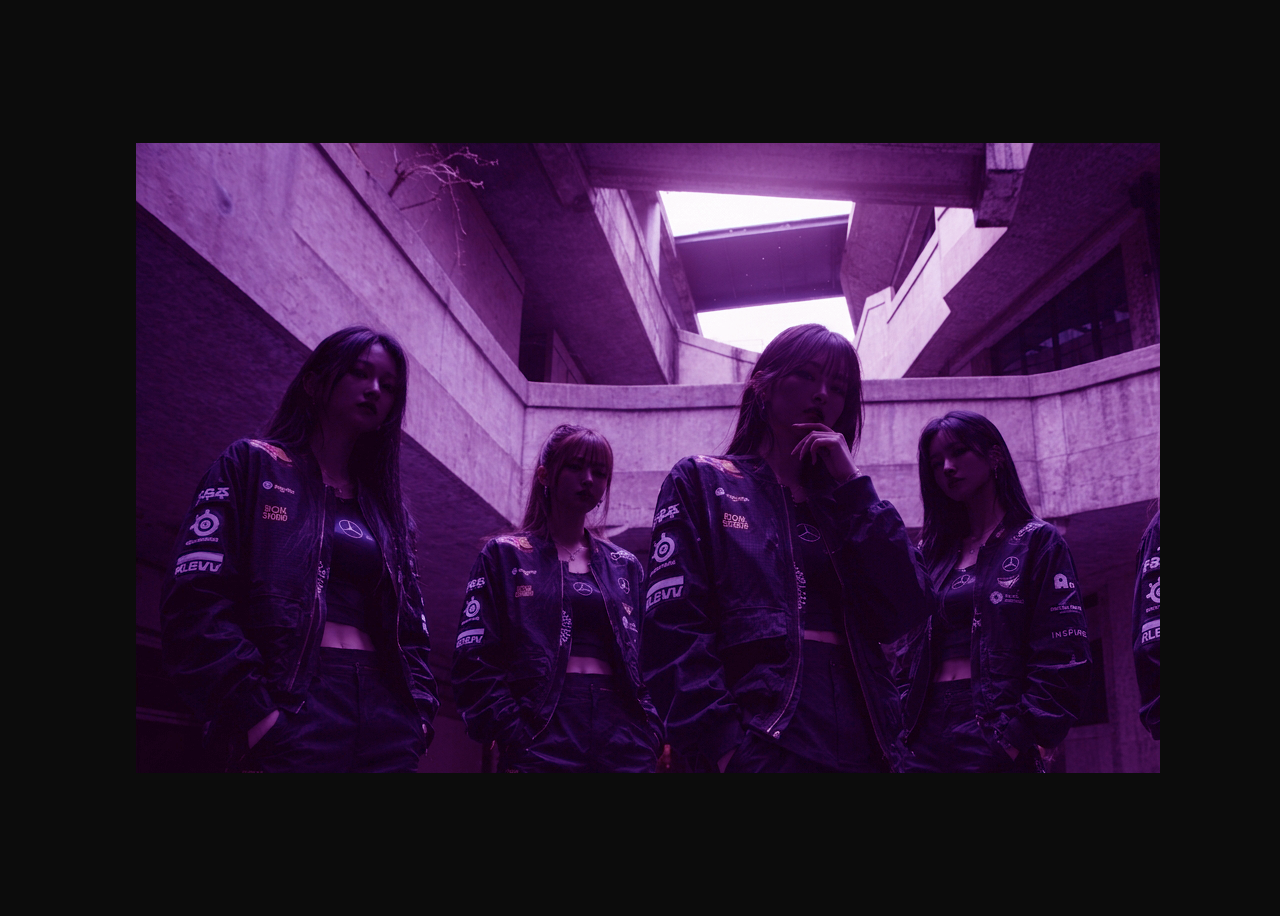
<file: js/mgGlitch-sample/sample.html>
<!DOCTYPE html>
<html lang="ja">
<head>
<meta charset="UTF-8">
<meta http-equiv="X-UA-Compatible" content="IE=edge">
<meta name="viewport" content="width=device-width, initial-scale=1.0">
<title>Document</title>
<style>

body{
    width: 100vw;
    height: 100vh;
    display: flex;
    flex-direction: row;
    justify-content: center;
    align-items: center;
    position: relative;
    background: #0c0c0c;
    overflow: hidden;
}

#container{
    width: 80%;
    height: 70%;
    overflow: hidden;
    position: relative;
}

#target{
    width: 100%;
    height: 100%;
    position: absolute;
    top: 0;
    left: 0;
    background-image: url(./picture.png);
}
</style>

<script src="https://code.jquery.com/jquery-3.6.0.min.js" integrity="sha256-/xUj+3OJU5yExlq6GSYGSHk7tPXikynS7ogEvDej/m4=" crossorigin="anonymous"></script>

<!-- 必ず上のjQueryライブラリを読み込んでから -->
<script src="./mgGlitch.min.js"></script>
<!-- 公式サイト -->
<!-- https://github.com/hmongouachon/mgGlitch -->

</head>

<body>
    <div id="container">
        <div id="target"></div>
    </div>

    <script>
        $(function(){
            $("#target").mgGlitch({
                // trueならプラグインを終了
                destroy : false, 
                // falseならグリッチ処理を停止
                glitch: true, 
                // falseなら拡縮を終了
                scale: true, 
                // falseで画像の混乱を終了
                blend : true, 
                // エフェクトタイプを指定
                blendModeType : "hue",
                // 1つ目のグリッチ用要素の最短ディレイ秒数
                glitch1TimeMin : 200, 
                // 1つ目のグリッチ用要素の最長ディレイ秒数
                glitch1TimeMax : 400,
                // 2つ目のグリッチ用要素の最短ディレイ秒数
                glitch2TimeMin : 10, 
                // 2つ目のグリッチ用要素の最長ディレイ秒数
                glitch2TimeMax : 100, 
            });
        });
    </script>
</body>
</html>
</file>
<file: css/style.css>
@charset "utf-8";

/* CSS Document */



header a:link{text-decoration: none;color:#8E34FD;}
header a:visited{text-decoration: none;color:#8E34FD;}
header a:hover{text-decoration: none;color: #F3F3F3; background-color:#8E34FD;}
header a:active{text-decoration: none;color: #F3F3F3;}

a{
    text-decoration: none;
}

body{
    background-color: #222222;
}


/* ----------------------------
            ヘッダー
--------------------------------*/
header {
    position: sticky;
    top: 0;
    z-index: 9999;
}

.mega-menu-container {
    background: #222222;
    padding: 0 20px;
}

.nav-list {
    list-style: none;
    display: flex;
    align-items: center;
    justify-content: center;
}

/* .nav-item {
    position: relative;
}
 */
.nav-link {
    display: block;
    padding: 20px 15px;
    color: #8E34FD;
    text-decoration: none;
    font-weight: 500;
    transition: background-color 0.3s ease;
    margin:0 20px;

    font-family: "Tomorrow", sans-serif;
    font-weight: 400;
    font-style: normal;
}


.nav-link:hover {
    background: rgba(255, 255, 255, 0.1);
}

.mega-menu {
    position: absolute;
    top: 64px;
    left: 50%;
    transform: translateX(-50%) translateY(-10px);
    width: 100vw;
    background: #222222;
    border-top: 1px solid #e1e5e9;
    box-shadow: 0 8px 25px rgba(0, 0, 0, 0.15);
    opacity: 0;
    visibility: hidden;
    transition: all 0.3s ease;
    z-index: 1000;
}

.nav-item:hover .mega-menu {
    opacity: 1;
    visibility: visible;
    transform: translateX(-50%) translateY(0);
}

.mega-menu-content {
    display: flex;
    padding: 30px;
}

.mega-menu-section:nth-child(1){
    margin-left: 400px;
}

.mega-menu-section:nth-child(2){
    margin-left: 80px;
}

.mega-menu-section:nth-child(3){
    margin-left: 175px;
}

.mega-menu-section:nth-child(4){
    margin-left: 32px;
}

.mega-menu-section ul {
    list-style: none;
}

.mega-menu-section li {
    margin: 8px 0;
}

.mega-menu-section a {
    color: #8E34FD;
    text-decoration: none;
    font-size: 14px;
    transition: color 0.2s ease;

    font-family: "Tomorrow", sans-serif;
    font-weight: 400;
    font-style: normal;
}

.mega-menu-section a:hover {
    color: #667eea;
}

.logo{
    margin-top: 2px;
}

.logo-btn a:link {
    text-decoration: none;
}
.logo-btn a:hover {
    text-decoration: none;
}
.logo-btn a:link{text-decoration: none;color:#8E34FD;}
.logo-btn a:visited{text-decoration: none;color:#8E34FD;}
.logo-btn a:hover{text-decoration: none;color: #F3F3F3; background-color:#8E34FD;}
.logo-btn a:active{text-decoration: none;color: #F3F3F3;}


.nav-item-cta{
    position: absolute;
    right: 0;
    margin-right: 50px;
    background-color: #F3F3F3;
    height: fit-content;
}

.nav-link-cta {
    display: block;
    padding: 10px 15px;
    color: #8E34FD;
    text-decoration: none;
    font-weight: 500;
    transition: background-color 0.3s ease;

    font-family: "Goldman", sans-serif;
    font-weight: 400;
    font-style: normal;
}



/* ----------------------------
            フッター
--------------------------------*/
.footer_area{
    height: 75px;
    padding: 10px 80px;
}

.footer_list{
    display: flex;
    gap: 60px;
    justify-content: center;
    list-style: none;

    a{
        font-family: "Tomorrow", sans-serif;
        font-weight: 400;
        font-style: normal;
        color: #8E34FD;
    }

    p{
        font-family: "Tomorrow", sans-serif;
        font-weight: 400;
        font-style: normal;
        color: #8E34FD;
    }

    img{
        margin-left: -40px;
        margin-top: -12px;
    }
}

.top_footer_line{
    width: 100%;
    margin-bottom: 33px;
}




/* ----------------------------
            mv
--------------------------------*/
#mv{
    width: 100%;
    height: fit-content;
    background-color: #222222;
}

#mv-image{
    width: 100%;
    height: 750px;
    background-image: url(/img/mv.png);
    background-size: cover;
    position: absolute;
    right: 0;
    left: 0;
    margin: 0 auto;
    display: flex;
    flex-direction: column;
    justify-content: center;
    align-items: center;
}

h1{
    font-size: 88px;
    color: #8E34FD;
    font-family: "Goldman", sans-serif;
    font-weight: 500;
    font-style: normal;
}



/* ----------------------------
            TOP共通
--------------------------------*/
.section_header{
    font-size: 48px;
    color: #8E34FD;
    font-family: "Goldman", sans-serif;
    font-weight: 500;
    font-style: normal;
    margin-bottom: 15px;
}

p{
    font-size: 16px;
    color:#F3F3F3;
    font-family: "Noto Sans JP", sans-serif;
    font-weight: 400;
    font-style: normal;
    text-align: center;
}



/* ----------------------------
            TOP_NEWS
--------------------------------*/

/* タブレットレイアウト : 768 px以下。PCレイアウトからスタイルを継承します。 */
  /*only screen andは消してもいい*/
@media  (max-width: 768px) {
 /*media(width<768px)　でもよい*/
    .image-container {
        flex-direction: column;
}
}


.image-container {
  display: flex;
  gap: 20px; /* 画像と画像の間の余白 */
}

.box {
  flex: 1; /* 等幅に広げる場合 */
}

.box img {
  width: 100%;
  height: auto;
  display: block;
}


.news_top{
    margin-top: 800px;
    margin-bottom: 150px;

    h2{
    text-align: center;
    }
}

hr{
    background-color:#8E34FD;
    border: none;
    height: 3px; 
}

.top_news_line{
    width: 50%;
    margin: 0 auto;
    margin-bottom: 53px;
}

.news_content{
    display: flex;
    justify-content: center;
    gap: 50px;
    margin-bottom: 76px;
}

.news_flame{
    border: 1px solid #8E34FD;
    width: 314px;
}


.news_text_area{ 
    padding: 10px;

    .release{
        color:#8E34FD;
        margin-bottom: 10px;
    }
}





/* ----------------------------
            TOP_MEMBER
--------------------------------*/
.member_top{
    width: 1200px;
    margin: 0 auto;
    margin-bottom: 150px;

    h2{
    margin-left: 50px;
    }
}

.top_member_line{
    width: 70%;
    margin-bottom: 53px;
}

.member_content {

    img{
        margin-bottom: 30px;
        border: 2px solid #8E34FD;
    }

    p{
        margin-bottom: 30px;
    }
}

.member_btn{
    display: flex;
    justify-content: right;
    margin-right: 50px;
}



/* ----------------------------
            TOP_ABOUT
--------------------------------*/
.about_top{
    width: 1200px;
    margin: 0 auto;
    margin-bottom: 150px;

    h2{
        text-align: right;
        margin-right: 50px;
    }
}

.top_about_line{
    width: 56%;
    margin-bottom: 53px;
    margin-left: auto;
}

.about_content{
    display: flex;

    .about_right{
        padding: 48px;

        p{
            margin-bottom: 50px;

            span{
                color: #8E34FD;
            }
        }
    }
}

.member_btn{
    display: flex;
    justify-content: center;
}




/* ----------------------------
            TOP_FANCLUB
--------------------------------*/
.fanclub_top{
    width: 1200px;
    margin: 0 auto;
    margin-bottom: 70px;


    h2{
        text-align: left;
        margin-left: 50px;
    }
}

.top_fanclub_line{
    width: 66%;
    margin-bottom: 53px;
}

.fanclub_content{
    display: flex;
}

.fanclub_left{
    padding: 42px;

    p{
        margin-bottom: 50px;
        span{
            color: #8E34FD;
        }
    }
}

.fanclub_btn{
    display: flex;
    justify-content: center;
}





/* ----------------------------
                btn
--------------------------------*/
.btn_area{
    text-align: center;
}

.explore_btn {
    border: 2px solid #8E34FD;
    position: relative;
    top: 0;
    left: 0;
    background: #222222;
    padding: 20px 35px;
    min-width: 200px;
    display: inline-block;
    text-decoration: none;
    overflow: hidden;
}
.explore_btn span {
    position: relative;
    top: 0;
    left: 0;
    width: 100%;
    height: 100%;
    color: #fff;
    z-index: 1;
}
.explore_btn:before {
    content: "";
    width: 0%;
    height: 100%;
    background: #8E34FD;
    position: absolute;
    top: 0;
    left: 0;
    transition: 0.2s;
}
.explore_btn:hover:before {
    width: 100%;
}


.explore_text{
    font-size: 24px;
    color: #F3F3F3;
    font-family: "Goldman", sans-serif;
    font-weight: 500;
    font-style: normal;
}





/* ----------------------------
                cube
--------------------------------*/
.cube-area {
    background-color: #222222;
    margin: 0;
    height: 450px;
    display: flex;
    justify-content: center;
    align-items: center;
    overflow: hidden;
    font-family: 'Arial Black', sans-serif;
}

.animation-container {
    width: 200px;
    height: 200px;
    perspective: 1000px;
}

.cube {
    width: 100%;
    height: 100%;
    position: relative;
    transform-style: preserve-3d;
    animation: cubeRotate 10s infinite linear;
}

.cube-face {
    position: absolute;
    width: 200px;
    height: 200px;
    display: flex;
    justify-content: center;
    align-items: center;
    
    /* 文字の設定: 純白 */
    color: #9969f8;
    font-weight: bold;
    font-size: 28px;
    text-transform: uppercase;
    /* 文字を白く光らせて際立たせる */
    text-shadow: 0 0 10px #8E34FD, 0 0 20px rgba(255, 255, 255, 0.4);
    
    backface-visibility: visible;
    
    /* 背景グラデーション (#3624ff から #ff3c3c) */
    background: linear-gradient(135deg, rgba(54, 36, 255, 0.25), rgba(23, 14, 14, 0.25));
    
    /* 枠線グラデーション */
    border: 3px solid;
    border-image: linear-gradient(135deg, #3624ff, #c91cfd) 1;
    
    /* 外側と内側の光（青と赤の混合） */
    box-shadow: 0 0 20px rgba(54, 36, 255, 0.4), 
                inset 0 0 20px rgba(31, 23, 23, 0.4);
}

/* 3D 配置設定 */
.front  { transform: rotateY(0deg) translateZ(100px); }
.back   { transform: rotateY(180deg) translateZ(100px); }
.right  { transform: rotateY(90deg) translateZ(100px); }
.left   { transform: rotateY(-90deg) translateZ(100px); }
.top    { transform: rotateX(90deg) translateZ(100px); }
.bottom { transform: rotateX(-90deg) translateZ(100px); }

/* 回転アニメーション */
@keyframes cubeRotate {
    0% { transform: rotateX(0deg) rotateY(0deg); }
    100% { transform: rotateX(360deg) rotateY(360deg); }
}

/* 背景にうっすらと光を配置 */
.bg-glow {
    position: absolute;
    width: 500px;
    height: 500px;
    background: radial-gradient(circle, rgba(54, 36, 255, 0.1) 0%, rgba(255, 60, 60, 0.1) 50%, transparent 70%);
    filter: blur(80px);
    z-index: -1;
}

/* newstopページ(担当みさき) */

.newsbackground {
    background-color: #222222;
    display: grid;
    grid-template-columns: repeat(3, minmax(0, 1fr));
    column-gap: 16px;
    row-gap: 40px;

    width: 100%;
    max-width: 1000px;
    margin: 72px auto;
    padding: 0 16px;
    box-sizing: border-box;
}
.newsdiv{border: 3px solid #8E34FD;
    width: 100%;
    min-width: 0;
    box-sizing: border-box; 
    display: flex;
    flex-direction: column;
    overflow: hidden;
}
.newsphoto {
    width: 100%;
    overflow: hidden;
}

.newsphoto img {
    width: 100%;
    height: auto;
    display: block;
    object-fit: cover;
}
.flex{
    display: flex;
    justify-content: space-between;
    align-items: center;
    padding: 7px 8px ;
    gap: 4px;
    box-sizing: border-box;
}
.newsbox{background-color: #8E34FD;
}
.newsbox h4{ font-size: 8px;
      font-family: "Noto Sans JP", sans-serif;
      font-weight: 400;
      font-style: normal;
      color: #f3f3f3;  
      margin: 0;
    }   

.newsbox1{

    h5{font-family: "Noto Sans JP", sans-serif;
      font-weight: 400;
      font-style: normal;
      font-size: 12px;
      color:#8E34FD;
      margin: 0;
    }
}
.newsdiv2{
    padding: 8px;

    p{font-size: 16px;
      font-family: "Noto Sans JP", sans-serif;
      font-weight: 400;
      font-style: normal;
      color: #f3f3f3;  
      margin:3px 0;

    }
}
.tobu{
a {
  text-decoration: none;
  color: inherit;
}
}
/* 画面が小さい場合 */
@media screen and (max-width:600px){
    .newsbackground{
        grid-template-columns: repeat(2,minmax(0,1fr));
    }
}
@media screen and (max-width:400px){
    .newsbackground{
        grid-template-columns: 1fr;
    }
}

/* memberページ(担当みさき) */

.teammemberbackground{background-color: #222222;
}
.teammemberdiv{
    display: flex;
    gap: 132px;
    padding: 144px 100px 27px 100px; 
    justify-content: center;
}
.teammemberphoto{border:3px solid #8E34FD;
}
.teammemberdiv1{

    h3{font-family: "Tomorrow","Noto sans JP";
    color: #f3f3f3;
    font-size: 48px;
    font-weight: 500;
    line-height: 170%;
    letter-spacing: -2.2%;   
    }
    p{font-family: "Noto Sans JP", sans-serif;
      font-optical-sizing: auto;
      font-weight: 400;
      font-style: normal;
      font-size: 16px;
      color:#F3F3F3;
      text-align: left;
    }
}
.teammemberdiv2{
    display: flex;
    gap: 132px;
    padding: 0px 100px 27px 100px; 
    justify-content: center;
}
.teammemberdiv3{
    display: flex;
    gap: 132px;
    padding: 400px 100px 100px 100px; 
    justify-content: center;
}




/* news_contents2下層ページ(担当みさき) */

.dai{max-width:  1200px;
    margin: auto;
    margin-bottom: 24px;
    text-align: center;
}
.newsback{background-color: #222222;
}
.newsborder{border:3px solid #8E34FD;
    margin: 0px 100px 78px 100px;
}
.apextext{margin: 72px 100px 41px 100px;


    h2{font-size: 36px;
       font-family:"LINE Seed JP", sans-serif;
       font-weight: 400;
       font-style: normal; 
       margin:0 auto;
       text-align: center; 
     }
}
.apexparticipation{margin: 0px 100px 72px 100px;

    h2{font-size: 32px;
       font-family:"LINE Seed JP", sans-serif;
       font-weight: 400;
       font-style: normal;  
       color:#f2f2f2;
       margin:0 auto;
       text-align: center;
    }
}
.newsbutton{
    margin: 72px 0px 72px 0px;
}

.teamcomments p{
    text-align: left;
    
}




/* news_contents1下層ページ(担当みさき) */

.oya{background-color: #222222;
    max-width:  1200px;
    margin: auto;
    margin-bottom: 24px;
    text-align: center;
}
 .newsphoto{
    border: 3px solid#8E34FD;
}
.newsphoto1{border: 3px solid#8E34FD;
    margin-bottom: 24px;
}
.box1{h2{margin:0 auto;
    text-align: center;
    font-family: "LINE Seed JP", sans-serif;
    font-weight: 400;
    font-style: normal;
    }
    margin: 148px 0 53px 0;
}
.box2{p{margin:0 auto;
    text-align: center;}
    margin-bottom: 100px;
}
.box4{h2{margin:0 auto;
    text-align: center;
    font-family: "LINE Seed JP", sans-serif;
    font-weight: 400;
    font-style: normal;
    }
    h3{margin:0 auto;
    text-align: center;
    font-family: "LINE Seed JP", sans-serif;
    font-weight: 400;
    font-style: normal;
    }
}
.box5{p{margin:0 auto;
    text-align: center;}
}
.box6{margin:48px 348px 48px 348px;
}
.box7{h2{margin:0 auto;
    text-align: center;
    font-family: "LINE Seed JP", sans-serif;
    font-weight: 400;
    font-style: normal;
    }
}
.box8{margin:60px 100px 102px 100px;
}
.box9{border: 3px solid#8E34FD;
    margin: 102px 416px 368px 416px;
    padding: 29px 50px 30px 100px;
}

   p{ font-family: "Noto Sans JP", sans-serif;
      font-optical-sizing: auto;
      font-weight: 400;
      font-style: normal;
      font-size: 16px;
      color:#F3F3F3;
   }

   h3{font-family:"Goldman", sans-serif;
      font-weight: 400;
      font-style: normal;
      color:#F3F3F3;
      font-size: 24px;
   }


/*about下層ページ(担当：ジョン)*/


.aboutbackground{
    background-color: #222222;
}

.abouttop{
    max-width:  1200px;
    margin: auto;
    margin-bottom: 24px;
    text-align: center;
}
.abouttoppicture{
    width: 362px;
    height: 244px;
    margin-bottom: 36px;
}

.aboutmidashih2{
    width: 460px;
    margin: auto;
    text-align: center;   
    margin-bottom: 36px;
}

   h2{
    font-family: "Tomorrow","Noto sans JP";
    color: #8E34FD;
    font-size: 60px;
    font-weight: 500;
    line-height: 170%;
    letter-spacing: -2.2%;   
}

.aboutkomidashih{
    font-size: 24px;
    font-weight: 200;
    color: #8E34FD;
    width: 725px;
    margin: auto auto 83px auto;

}

.abouthonnbun{
    font-family: "Noto Sans JP", "sans-serif";
    color: #F3F3F3;
    width:634px;  
    display:block;
    margin: auto;
    line-height: 2.2;
 
.abouthonnbun p{text-align: center;  
    }
}

.abouthistorymidashi{
    font-family: "Tomorrow","Noto sans JP";
    color: #8E34FD;
    font-size: 60px;
    font-weight: 500;
    letter-spacing: -2.2%;
    margin-top: 180px;
    h2{text-align: center;
    margin-bottom: -25px;}
    
}

.abouthistory{
    font-family: "Noto Sans JP", "sans-serif";
    display:flex;
    justify-content: center;
    margin-top: 100px;
    line-height: 1.9;
    
}

.historydate{
    color: #F3F3F3;
    list-style: none;

}

.historydate li{
    padding-left: 200px;
    padding-right: 50px;
 
}

.historystory{
    font-family: "Noto Sans JP", "sans-serif";
    font-size: 16px;
    color: #F3F3F3;
    list-style: none;
    margin-bottom: 50px;
}






/*Privacy Policy下層ページ(担当：ジョン)*/


.PrivacyPolicy{
    width:1200px;
    background-color: #222222;
     margin: auto;   
}

.PPtext{
    width:1000px;    
    color: #F3F3F3;
    margin: 0 auto;
    text-align: left;  
    padding-top: 40px;
    padding-bottom: 130px;
}

.PPzennbun{
    text-align: left; 
}


.housin{
    width:1000px; 
    color: #F3F3F3;
    margin: 0 auto;   
}
    
.housin h2{   
        margin-bottom: 52px;
    }

.housin ul{
        font-family: "Noto Sans JP", "sans-serif";
        padding-bottom: 130px;        
    }
.housin  li{margin-left: 1em;
   }

.hitotudake{
    font-family: "Noto Sans JP", "sans-serif";
    margin-top: 16px;
}



.toriatukai{
    width:1000px; 
    color: #F3F3F3;
    margin: 0 auto;   
    text-align: left;
}
  .toriatukai  h2{
    padding-bottom: 52px;
    }
  .toriatukai h3{
     padding-bottom: 10px;
    }
   .toriatukai p{
        text-align: left;  
        padding-bottom: 28px;
    }


.shirushi1{
    color: #F3F3F3;
    width:1000px; 
    margin: auto;
    text-align: center; 
}
.shirushi1 h5{
        font-family: "Noto Sans JP", "sans-serif";
        color: #F3F3F3;
        margin: 0 auto 28px auto;
        text-align: center;  
    }
.shirushi1 p{
    text-align: left; 
     margin-bottom: 28px;
    }


.kojinjyouhou-2{
    color: #F3F3F3;
    width:1000px; 
     margin: auto;
     h3{
        margin-bottom: 10px;
     }
}
.kojinjyouhou-2 p{
    text-align: left; 
}


.kjpurpose-1{
    h4{
        font-family: "Goldman";
        font-size: 20px;
        padding-top: 14px;
    }
}

.kjpurpose-1-ul{
    font-family: "Noto Sans JP", "sans-serif";
    margin-top: 14px;
    padding-left: 2em;  
}

.kjpurpose-2{ 
    h4{
         font-family: "Goldman";
        font-size: 20px;
        padding-top: 14px;
    }

.kjpurpose-2-ul{
        font-family: "Noto Sans JP", "sans-serif";
        margin-top: 14px;
        padding-left: 2em;  
         }
  }

  .kjpurpose-3{ 
    font-family: "Noto Sans JP", "sans-serif";
    h4{
        font-size: 20px;
        padding-top: 14px;
    }

.kjpurpose-3-ul{
        margin-top: 14px;
        padding-left: 2em;  
         }
  }

  .kjpurpose-4{ 
    font-family: "Noto Sans JP", "sans-serif";
    h4{
         font-family: "Goldman";
        font-size: 20px;
        padding-top: 14px;
    }

.kjpurpose-4-ul{
        margin-top: 14px;
        padding-left: 2em;  
         }
  }

  .kjpurpose-5{ 
     font-family: "Noto Sans JP", "sans-serif";
    h4{
         font-family: "Goldman";
        font-size: 20px;
        padding-top: 14px;
    }

.kjpurpose-5-ul{
        margin-top: 14px;
        padding-left: 2em;  
         }
  }

  .kjpurpose-6{ 
        font-family: "Noto Sans JP", "sans-serif";
    h4{
         font-family: "Goldman";
        font-size: 20px;
        padding-top: 14px;
    }

.kjpurpose-6-ul{
        margin-top: 14px;
        padding-left: 2em;  
         }
  }

  .kjpurpose-7{ 
        font-family: "Noto Sans JP", "sans-serif";
    h4{
         font-family: "Goldman";
        font-size: 20px;
        padding-top: 14px;     
    }

.kjpurpose-7-ul{
        margin-top: 14px;
        padding-left: 2em;  
        margin-bottom: 28px;
         }
  }

  .kojinjyouhou-3{
        width:1000px; 
    color: #F3F3F3;
    margin: 0 auto;   
    
    h3{
        padding-bottom: 10px;
    }
    p{
        text-align: left;
        padding-bottom: 24px;
    }
  }

  .shirushi2{
        width:1000px; 
        color: #F3F3F3;
        margin: 0 auto;   
    h5{
        font-family: "Noto Sans JP", "sans-serif";
        margin: 0 auto 28px auto;
        text-align: center;  
  }
}

.shirushi2 ul{
    font-family: "Noto Sans JP", "sans-serif";
     padding-left: 2em;  
}

.kojinjyouhou-4{
        width:1000px; 
    color: #F3F3F3;
    margin: 28px auto 0 auto;   
    
    h3{
        padding-bottom: 10px;
    }
    p{
        text-align: left;
        padding-bottom: 24px;
    }
  }

  .kojinjyouhou-5{
        width:1000px; 
    color: #F3F3F3;
    margin:  0 auto;   
    
    h3{
        padding-bottom: 10px;
    }
    p{
        text-align: left;
        padding-bottom: 24px;
    }
  }

  .kojinjyouhou-6{
        width:1000px; 
    color: #F3F3F3;
    margin: 0 auto 100px auto;   
    
    h3{
        padding-bottom: 10px;
    }
    p{
        text-align: left;
        padding-bottom: 24px;
    }
  }





  /*company下層ページ(担当：ジョン)*/


.cmpbackground{
    background-color: #222222;
  }
 
.cmptop{
    
    width: 1200px; 
    margin: 0 auto;
    display: flex;
    margin-top: 50px;
    margin-left: 280px;
}

.missionvertical{
    transform: rotate(270deg);
    width:550px;
    height:100px;
    margin-top: 250px; 
    border-bottom: 1px solid #8E34FD;
    margin-right: 200px; 
    margin-left: -90px;
}
.missionvertical h2{
        font-family: "Goldman";
        letter-spacing: 0.1em;
        margin-left: 120px;

}

.cmpsec1{
    width:1000px;
    
    margin-left: -500px;
}

.cmptitle1{
    margin-bottom: 80px;
    margin-left: -100;
}

.cmptitle1 h2{
    margin-left: 100px;
}

.messagespace{
    margin-bottom: 20px;
}

.messagelastspace{
    margin-bottom: 70px;
}

.cmpsec1btn{
    margin-left: 750px;
}

.cmptitle2{
    margin-top: 116px;
    margin-bottom: 90px ;   
}

.cmptitle2 h2{
    text-align: center;
}

.cmpsec2message{
    line-height: 2.5;
}

.fourimportant{
    max-width:1000px;
    margin: 0 auto;
    padding-top: 75px;
    display: flex;
    justify-content: space-between;
}   

.ipbox{
    border: 1px solid #8E34FD;
    width:220px;
    height:124px;
    margin: auto;
    text-align: center;
}

.pictogram{
    width: 25px;
    height: 36px;
    text-align: center;
    margin-top: 10px;
    padding-bottom: 12px;

}

.important1phraseJP{
    font-size: 17px;
    text-align: center;
     padding-bottom: 12px;
}

.important1phraseEG{
    text-align: center;
     padding-bottom: 12px;
}

.middlev{
    margin-top: 150px;
    margin-bottom: 110px;
    text-align: center;
}

.Servicesection{
    margin-bottom: 114px;
   h2{ 
    text-align: center;
    }
}

.Servicekind{
    width: 1000px; 
  margin: 0 auto;
   
    margin-top: 110px;
}

.Servicesections{
    margin-bottom: 80px;
    
    display: flex;
    
}

.Serviceleft{
    
    width:300px;
    margin-right:71px ;

}

.Slefthigh{
    border-left: 5px solid #8E34FD;
    display: flex;
}

.titleno-1{
    font-family: "Goldman";
    font-size: 20px;
    padding-right: 5px;
}

.Servicename{
    font-family: "Tomorrow","Goldman";
    font-weight:700;
    letter-spacing: 1.5;

}

.Servicename5{
    font-family: "Tomorrow","Goldman";
    font-weight:700;
    letter-spacing: -0.2em;
}

.Sleftlow{
    border-left: 5px solid #8E34FD;
}

.lowname{
    font-family: "Tomorrow";
    text-align: left;
    letter-spacing: -0.04em;
    color: #8E34FD;

}

.Serviceright{
    width:700px;
    text-align: left;

}

.righttext{
    text-align: left;
    position: relative;
    bottom: 4px;
    
}

.middleV{
    display: flex;
    justify-content: center;
    margin-bottom: 320px;
}

.middleleftV{
    margin-right:100px;
}

.CPbox{
    padding-top: 82px;
    display: flex;
    justify-content: center;
}

.CPboxleft{
    margin: auto 0;
    padding-right: 150px;
}

.CPboxright{
    width:600px;
  
}

.CPboxright p{
    line-height: 3;
}

.CPboxri-1{
    border-top: 1px solid #8E34FD;
    display: flex;
}



.CPboxri-1r{
    padding-left: 120px;
    width: 400px; 
}

.CPboxri-1r p{
     text-align: left;  
}

.CPboxri-3r{
    padding-left: 120px;
    width: 400px;
}

.CPboxri-3r p{
    text-align: left;  
    text-indent: -1em
}

.CPboxri-4r{
    padding-left: 120px;
    width: 400px;
}

.CPboxri-4r p{
    text-align: left;  
    text-indent: -2em
}

.companymap{
    margin-left: 220px;
    margin-bottom: 109px;
    
}

.map-container {
  width: 60%;
}

.map-container iframe {
  width: 60%;
  height: auto;
  aspect-ratio: 16 / 9; 
  border: 0;
}


.cpunder{
    display: flex;
    justify-content: center;
}
.cpunderright{
    margin-left: 100px;
    margin-right: 80px;
}


.career{
    margin-top: 30px;

}

.careertext{
    font-family: "Tomorrow";
    font-size: 24px;
    color: #8E34FD;
}

.EGtitle{
    margin-bottom: 10px;

}

.EGtitle h3{
    font-family: "Tomorrow";
    font-size: 40px;
}

.EGmessage{
    margin-bottom: 10px;

}

.EGmessage h4{
    font-family: "Tomorrow";
    font-size: 21px;
    color: #f2f2f2;
}

.cmpsec1btn{
    margin-left: -50px;
    transform: scale(0.8);
}

.cpfinalsection{
    margin-top: 150px;
   
}

.finalmessage{
    margin: auto;
    text-align: center;

}

.fmessetop{
    font-family: "Goldman";
    text-align: center;
    color: #f2f2f2;
}

.fmmiddlebox{
    display: flex;
    justify-content: center;
    margin-left: 25px;
}

.fmmiddlemesse h2{
    font-family: "Goldman";
    font-size: 48px;
}

.fmmiddle{
    margin-left: 6px;
    margin-right: 1px;
}

.fmmiddle1{
     font-family: "Goldman";
      font-size: 56px;
      color: #F3F3F3;
      margin-right: -10px;
}

.fmmiddlebtn{   
    transform: scale(0.8);
}

.fmlast{
    display: flex;
    width: 400px;
    margin: 0 auto;

}

.fmlastmesse{
    color: #f2f2f2; 

}

.fmlasttext{
    font-family: "Goldman";
    font-size: 20px;
}

.letterpict{
    margin-left: 10px;
    padding-bottom: 40px; 
}


@media (max-width: 760px) {
    .missionvertical{
        transform: none; 
        width: 100%;
        height: auto;

    }
    .missionvertical h2{
        margin-left: 0; 
    }
    .cmpsec1message p{
        margin-left: 0;
        text-align:left;

    }
    
    .cmptop {
        width: 100% !important;
        margin-left: 0 !important;
        padding: 0 20px;
        display: flex;
        flex-direction: column;
    }

    .missionvertical {
        transform: none;
        width: 100%;
        height: auto;
        margin: 0 auto 20px auto !important;
    }

    .missionvertical h2 {
        margin-left: 0 !important;
        text-align: center;
    }

    .cmpsec1 {
        width: 100% !important;
        margin-left: 0 !important;
        padding: 0 20px;
    }

    .cmptitle1 {
        margin-left: 0 !important;
    }

    .cmptitle1 h2,
    .cmptitle2 h2 {
        margin-left: 0 !important;
        text-align: center !important;
    }

    .cmpsec1message p {
        margin-left: 0 !important;
        text-align: left !important; 
    }

    .cmpsec1btn {
        margin-left: 0 !important;
        display: flex;
        justify-content: center;
    }


    .Servicesections{
        display: flex;
        flex-direction: column;
        
    }

    .Serviceleft{
        

    }

    .Serviceright{
        margin-top: 50px;
        margin-left: 20px;
        
    }

    .middleV{
        display: flex;
        flex-direction: column;
    }

    .middleleftV{
        max-width: 760px;
        margin-bottom: 50px;

    }

    .rightV{
        max-width: 760px;
    }

    .CPbox{
        display: flex;
        flex-direction: column;
        margin: 0 auto;
        padding-top: 0px !important;
       
    }

    .CPboxleft{
        padding-right: 0px !important;
        margin:50px 0px 50px 200px;

    }
}






/*contact下層ページ(担当：ジョン)*/

.formmaxarea{
}

.namebox{
    margin-bottom: 50px;
    margin-left: 150px;  
}

.namebox1{
    margin-top: 150px;
    margin-bottom: 50px;
    margin-left: 150px;
}

.namebox2{
    margin-bottom: 10px;
    margin-left: 150px;  
}



.highbox{
    display: flex;
    
}

.nameitem{
    
}

.nameitem-1{
    font-size: 20px;
    color: #f2f2f2;
    margin-right: 18px;   
}

.mastitem{
    background-color: #8E34FD;   
    
}

.mastitem-1{
    font-size: 20px;
    color: #f2f2f2;
}

.lowbox{
    width:1000px;

}

.mail-input {
    border: 2px solid #8E34FD;
  width: 100%;    
  max-width: 800px; 
  height: 60px;   
  padding: 12px 16px; 
  font-size: 24px;  
}

.tel-input{
    border: 1px solid #8E34FD;
    width: 100%;   
  max-width: 800px; 
  height: 60px;   
  padding: 12px 16px; 
  font-size: 24px;   
}

.mail-textarea {
    border: 2px solid #8E34FD;
    field-sizing: content;
    width: 100%; 
    max-width: 800px;   
    min-height: 300px;  
    max-height: 800px;   
    box-sizing: border-box;
    padding: 12px 16px;
    font-size: 24px;

}

input[type="checkbox"] {
    appearance: none;
  -webkit-appearance: none; 
  width: 30px; 
  height: 30px; 
  border: 2px solid #8E34FD; 
  border-radius: 0; 
  background-color: #f2f2f2; 
  cursor: pointer;
  position: relative;
  vertical-align: middle;
}
    
input[type="checkbox"]#doui1:checked {
  background-color: #f2f2f2; 

}

input[type="checkbox"]#doui1:checked::after {
  content: "";
  position: absolute;
  top: 5px;
  left: 9px;
  width: 5px;
  height: 11px;
  border: solid #8E34FD; 
  border-width: 0 4px 4px 0;
  transform: rotate(45deg);
}

.checkbox_icon 
 input[type="checkbox"]#doui1:checked {
  background-color: #f2f2f2; 

}

.checkbox_icon input[type="checkbox"]#doui1:checked::after {
  content: "";
  position: absolute;
  top: 5px;
  left: 9px;
  width: 5px;
  height: 11px;
  border: solid  #8E34FD; 
  border-width: 0 4px 4px 0;
  transform: rotate(45deg);
}


.robobox{
    display: flex;
    justify-content: center;
    align-items: center;
    width:397px;
    height: 123px;
    background-color: #f2f2f2;
    margin-left: 150px;
    margin-bottom: 124px;
}

.robotext{
    width: 190px;
    height: 48px;
    text-align: left;
}

.robomoji{
    color: #222222;
    margin-left: 30px;
    text-align: left;
}

.btn_areact{
     text-align: center;
    width:455px;
    height:80px;
    border: 1px solid #8E34FD;
    
}


.explore_textct{
   

}




/*fanclub下層ページ(担当：山本)*/
.fan-top {
    margin: 0 auto;

}

.text2 {
    text-align: center;
    margin-top: 10px;
}

.text3 {
    margin-top: 10px
}

.VIO {
    color: #8E34FD;
}

.fan-top-btn {
    display: flex;
    gap: 50px;
    margin: 0 auto;
    margin-top: 60px;
    

}



.fan-top-btn .explore_btn {
    border: 2px solid #8E34FD;
    position: relative;
    background: #222222;
    padding: 32px 35px;
    min-width: 200px;
    display: inline-block;
    text-decoration: none;
    overflow: hidden;
}

.explore_btn span {
    position: relative;
    top: 0;
    left: 0;
    width: 100%;
    height: 100%;
    color: #fff;
    z-index: 1;
}
.explore_btn:before {
    content: "";
    width: 0%;
    height: 100%;
    background: #8E34FD;
    position: absolute;
    top: 0;
    left: 0;
    transition: 0.2s;
}
.explore_btn:hover:before {
    width: 100%;
}


.explore_text1{
    font-size: 24px;
    color: #F3F3F3;
    font-family:"LINE Seed JP", sans-serif; 
    font-weight: 500;
    font-style: normal;
    
}
.explore_text2{
    font-size: 24px;
    color: #F3F3F3;
    font-family:"LINE Seed JP", sans-serif; 
    font-weight: 500;
    font-style: normal;
}

.btn_area1{
    
}
.btn_area1 .explore_btn {
    background: #8E34FD;
}

/* ホバーしたときにも背景が消えないようにする場合（お好みで） */
.btn_area1 .explore_btn:before {
    background: #8E34FD;
}
.btn_area1 .explore_btn:before {
    background: #222222; /* ホバー時に背景（黒）を覆い隠す、あるいは消す */
}   

.benefits {
    margin-top: 70px;
}
.benefits-outer{
    max-width: 1200px;
    margin: 0 auto;
}
.benefits-line {
    background-color: #8E34FD;
    border: none;
    height: 2px;

}

.membership-benehits {
    color: #8E34FD;
    text-align: center;
    margin-top: 65px;
    font-family: "Tomorrow", "Noto sans JP";
}

.standard-top {
    color: #8E34FD;
    text-align: center;
    font-family: "Tomorrow", "Noto sans JP";
    margin-top: 70px;


}

.standard-text {
    text-align: center;
    margin-top: 24px;
    line-height: 1.8;

}

.premium-top {
    color: #8E34FD;
    text-align: center;
    font-family: "Tomorrow", "Noto sans JP";
    margin-top: 70px;
}

.premium-textbox {
    display: flex;
    flex-direction: column;
    align-items: center;
    margin-top: 24px;
}



.premium-text1 {
    margin-right: 500px;

}

.premium-text2 {
    margin-top: -26px;
    line-height: 1.8;
}

.premium-text3 {
    margin-left: 500px;
    margin-top: -58px;
    line-height: 1.8;
}




.onlywomen {
    color: #8E34FD;
    text-align: center;
    font-family: "Tomorrow", "Noto sans JP";
    margin-top: 70px;

}

.onlywomen-text2 {
    margin-right: 300px;
    margin-top: 24px;
    line-height: 1.8;
}

.onlywomen-text3 {
    margin-left: 300px;
    margin-top: -38px;
}


.benefits-line2 {
    background-color: #8E34FD;
    border: none;
    height: 2px;
    margin-top: 65px;

}

.SUBSCRIPTION {
    color: #8E34FD;
    text-align: center;
    margin-top: 65px;
    font-family: "Tomorrow", "Noto sans JP";
    margin-top: 65px;
}

.subscription-content {
    display: flex;
    flex-direction: row;
    padding: 0 100px;
    gap: 45px;
    
    margin-top: 40px;
}

.standard-plan {
    width: 300px;
    height: 500px;
    border: 1px solid #8E34FD;

}

.standard-plan-top {
    color: #8E34FD;
    text-align: center;
    font-size: 32px;
    margin-top: 20px;

}

.standard-plan-price {
    margin-top: 70px;

}

.price {
    color: #8E34FD;
    font-size: 50px;
    font-family: "Tomorrow", "Noto sans JP";

}


.standard-plan-contents {
    margin-top: 50px;
    line-height: 1.8;
}


.premium-plan {
    width: 300px;
    height: 500px;
    border: 1px solid #8E34FD;
}

.premium-plan-top {
    color: #8E34FD;
    text-align: center;
    font-size: 32px;
    margin-top: 20px;

}

.premium-plan-price {
    margin-top: 70px;

}

.premium-plan-contents {
    margin-top: 50px;
    line-height: 1.8;
}

.premium-plan-contents2 {
    margin-top: 50px;
    line-height: 1.8;
}

.onlywomen-plan {
    width: 300px;
    height: 500px;
    border: 1px solid #8E34FD;
}

.onlywomen-plan-top {
    color: #8E34FD;
    text-align: center;
    font-size: 32px;
    margin-top: 20px;
}

.onlywomen-plan-price {
    margin-top: 70px;

}

.onlywomen-plan-contents {
    margin-top: 50px;

}

.onlywomen-plan-contents2 {
    margin-top: 70px;
    line-height: 1.8;
}


.benefits-line3 {
    background-color: #8E34FD;
    border: none;
    height: 2px;
    margin-top: 70px;

}

.payment {
    color: #8E34FD;
    text-align: center;
    margin-top: 65px;
    font-family: "Tomorrow", "Noto sans JP";
    margin-top: 65px;

}

.payment-box {
    width: 950px;
    height: 75px;
    border: 3px solid #8E34FD;
    margin: 0 auto;
    margin-top: 26px;

}

.payment-text {
    text-align: center;
    margin-top: 20px;

}

.payment-plan {
    color: #8E34FD;
    text-align: center;
    margin-top: 65px;
    font-family: "Tomorrow", "Noto sans JP";
    margin-top: 65px;

}

.payment-plan-box {
    width: 950px;
    height: 75px;
    border: 3px solid #8E34FD;
    margin: 0 auto;
    margin-top: 26px;

}

.payment-plan-text {
    text-align: center;
    margin-top: 20px;
}


.fan-under {
    margin-top: 122px;
}

.fan-under-text {
    text-align: center;
    font-size: 16px;

}

.fan-under-text2 {
    text-align: center;
    font-size: 24px;
    margin-top: 24px;
    color: #F3F3F3;

}

.under-text {
    color: #8E34FD;
}

.fan-top-btn {
    display: flex;
    gap: 50px;
    margin: 0 auto;
    margin-top: 60px;


    .btn_area1 {
        margin-left: 550px;

        .explore_btn {
            width: 262px;
            height: 100px;

        }

    }

    .btn_area2 {

        .explore_btn {
            width: 262px;
            height: 100px;

        }

    }

}
@media (max-width: 760px) {
    .fan-top-btn .explore_btn {
    border: 2px solid #8E34FD;
    background: #222222;
    padding: 32px 35px;
    min-width: 200px;
    text-decoration: none;
 }
    .fan-top-btn{
        margin: 0 auto;
        display: flex;
        flex-direction: column;
        align-items: center;
        margin-top: 20px;
        
    }
    .btn_area1{
        margin-left: 0px !important;
    }

    .btn_area1 .explore_btn {
        background: #8E34FD;
    }

    .btn_area1 .explore_btn:before {
        background: #8E34FD;
    }

    .btn_area1 .explore_btn:before {
        background: #222222; /* ホバー時に背景（黒）を覆い隠す、あるいは消す */
    }   
    


    .subscription-content{
        display: flex;
        flex-direction: row;
        justify-content: space-between;
        margin-left: 0px !important;
        padding: 0 20px;
    }

    .standard-plan{
        height: 600px;
    }
    .premium-plan{
        height: 600px;
    }
    .onlywomen-plan{
        height: 600px;
    }

    .payment-box{
        max-width: 700px;
    }

    .payment-text{
        font-size: 15px;
    }
    .payment-plan-box{
        max-width: 700px;
    }
    .payment-plan-text{
        font-size: 15px;
    }
}

/*recruit下層ページ(担当：山本)*/
.manager-outer{
    margin: 0 auto;
    margin-top: 100px;
    max-width: 1200px;
}

.manager-contents{
   

}

.manager-text{
    font-family:"LINE Seed JP", sans-serif;
    
    font-weight: 700;
    font-size: 38px;
    
}
.manager-logo{
    width: 106px;
    height: 38px;
    background-color:#8E34FD ;
    padding: 5px;
    margin-left: 1090px;
    margin-top: -30px;

}

.manager-hr1{
    background-color: #8E34FD;
    border: none;
    height: 2px;
    margin-top: 30px;
}

.manager-details p{
    
    text-align: start;
    margin-top: 15px;

}

.manager-details h3{
    
    text-align: start;
    margin-top: 50px;
    color: #8E34FD;
    font-family:"LINE Seed JP", sans-serif;
    font-size: 28px;

}

.manager-details ul{
    margin-left: 50px;
    text-align: start;
    margin-top: 25px;
    margin-bottom: 25px;
    color: #F3F3F3;

}

.process-img{
    margin: 0 auto;
    max-width: 1200px;
    margin-left: 300px;
    margin-top: 100px;
}
/*recruit form下層ページ(担当：山本)*/

.application-form-container {
  max-width: 1200px;
  margin: 0 auto;
  margin-top:0px;
}

/* 2カラムレイアウト（グリッド） */
.form-grid {
  display: grid;
  grid-template-columns: 1fr 1fr;
  row-gap: 15px;
  column-gap: 170px;
}

.form-group {
  margin-bottom: 24px;
}

.form-group.full-width {
  grid-column: span 2;
  margin-top: 40px;
}

/* ラベル関連 */
.form-label {
  display: block;
  font-size: 14px;
  font-weight: bold;
  margin-bottom: 8px;
  color: #ffffff;
  
}

/* 必須バッジ */
.badge.required {
  background-color: #8E34FD;
  color: #ffffff;
  font-size: 10px;
  padding: 2px 6px;
  border-radius: 3px;
  margin-left: 12px;
  vertical-align: 2px;
}


.badge.required1{
  background-color: #8E34FD;
  color: #ffffff;
  font-size: 10px;
  padding: 2px 6px;
  border-radius: 3px;
  margin-left: 12px;
  vertical-align:5px;
  
}
/* 入力フィールド・テキストエリア共通 */
.form-input, .form-textarea {
  width: 100%;
  padding: 12px 16px;
  background-color: #ffffff;
  border: 3px solid #8E34FD;
  border-radius: 2px;
  color: #333333;
  font-size: 14px;
  box-sizing: border-box;
}

.form-input::placeholder, .form-textarea::placeholder {
  color: #9ca3af;
}

.form-file {
  width: 100%;
  padding: 8px;
  background-color: #ffffff;
  border: 1px solid #8E34FD;
  border-radius: 4px;
  color: #333333;
  font-size: 14px;
  box-sizing: border-box;
}

.form-note {
  display: block;
  font-size: 11px;
  color: #9ca3af;
  margin-top: 4px;
}



/* ラジオボタン */
.radio-group {
  display: flex;
  gap: 24px;
  margin-top: 20px;
}


.radio-group label {
  display: flex;
  align-items: center;
  gap: 15px;
  font-size: 14px;
  cursor: pointer;
}

.radio-group input[type="radio"]{
    transform: scale(1.5);
    accent-color:#8E34FD;
    border-color: #8E34FD;
}


/* プライバシーポリシー */
.privacy-group {
  text-align: center;
  margin: 32px 0;
  margin-top: 50px;
  margin-bottom: 50px;
}

.checkbox-label {
  display: inline-flex;
  align-items: center;
  gap: 20px;
  font-size: 14px;
  cursor: pointer;


}


.checkbox-label input[type="checkbox"]{
    transform: scale(1.5);
    accent-color:#8E34FD;
    border-color: #8E34FD;
    border: 3px solid #8E34FD;
}

.privacy-link {
  color:#8E34FD ;
  text-decoration: underline;
  font-size: 20px;
}

.privacy-label-text{
    font-size: 20px;
    color: #f2f2f2;
}
/* 送信ボタン */
.form-submit {
  text-align: center;
}

.submit-btn {
  background-color: #ffffff;
  color: #121212;
  font-weight: bold;
  padding: 16px 48px;
  border: none;
  border-radius: 4px;
  font-size: 16px;
  cursor: pointer;
  transition: background-color 0.2s;
  border: 3px solid #8E34FD;
}

.submit-btn:hover {
  background-color: #e5e7eb;
}



/* レスポンシブ対応（スマホ画面では1カラムにする） */
@media (max-width: 760px) {
  .form-grid {
    grid-template-columns: 1fr;
  }
  .form-group.full-width {
    grid-column: span 1;
  }
}

.label-maneger{
    color: #f2f2f2;
    font-size: 18px;
}

.label-event{
    color: #f2f2f2;
     font-size: 18px;

}

.oubo-form{
    font-size: 24px;
     font-family:"LINE Seed JP", sans-serif;
}
</file>
